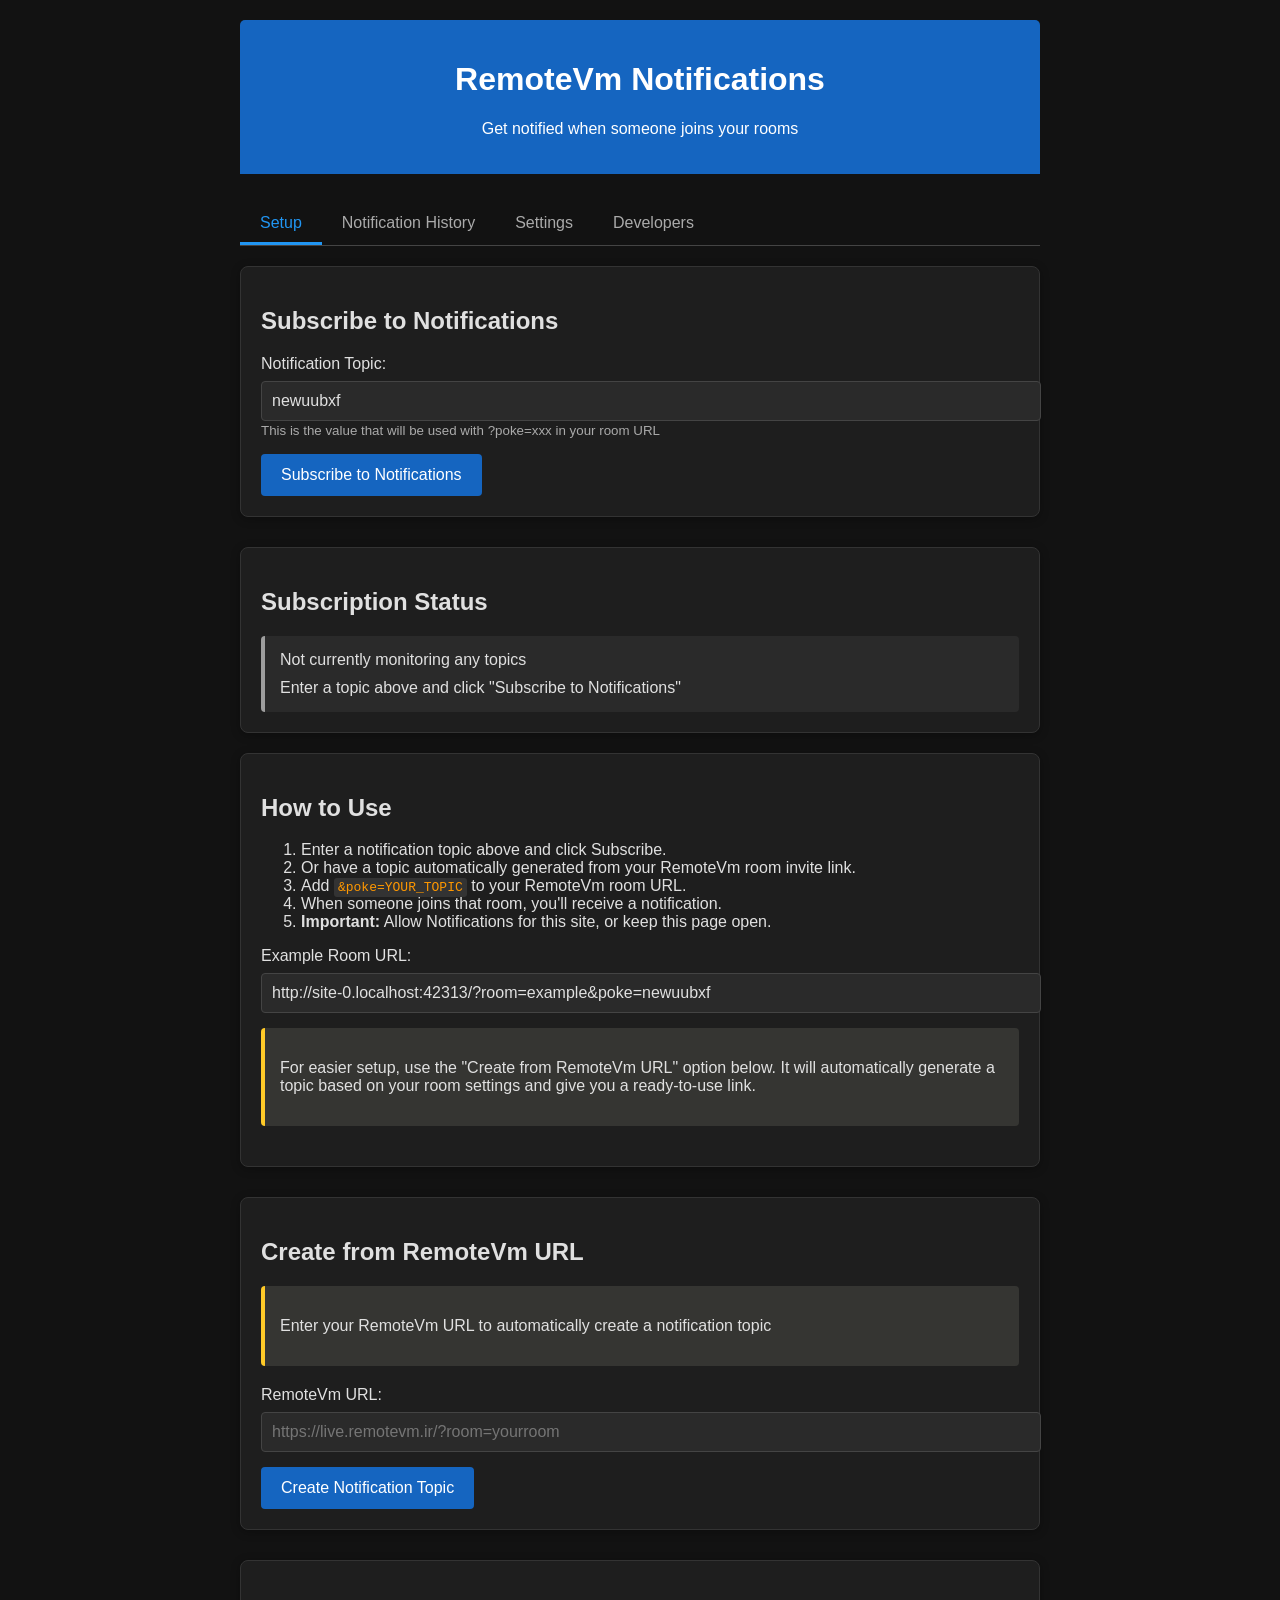
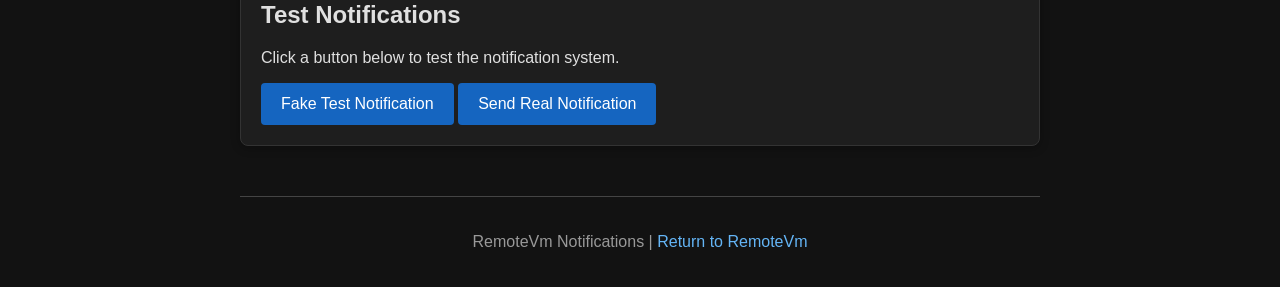
<file: notifications/index.html>
<!DOCTYPE html>
<html lang="en">
<head>
  <meta charset="UTF-8">
  <meta name="viewport" content="width=device-width, initial-scale=1.0">
  <title>RemoteVm Notifications</title>
  <link rel="manifest" href="manifest.json">
  <meta name="theme-color" content="#1565c0">

	<link rel="shortcut icon" href="data:image/x-icon;," type="image/x-icon" />
	<link id="favicon1" rel="icon" type="image/png" sizes="32x32" href="/notifications/media/favicon-32x32.png" />
	<link id="favicon2" rel="icon" type="image/png" sizes="16x16" href="/notifications/media/favicon-16x16.png" />
	<link id="favicon3" rel="icon" href="/notifications/media/favicon.ico" />
  
  <style>body {
  font-family: -apple-system, BlinkMacSystemFont, 'Segoe UI', Roboto, Oxygen, Ubuntu, Cantarell, 'Open Sans', 'Helvetica Neue', sans-serif;
  margin: 0;
  padding: 0;
  background-color: #121212;
  color: #e0e0e0;
}
#subscription-status-panel {
  margin-top: 20px;
  margin-bottom: 20px;
}

#subscription-status-details .status {
  display: flex;
  flex-direction: column;
  gap: 10px;
}

#subscription-status-details p {
  margin: 0;
}

#subscription-status-details .status {
  display: flex;
  flex-direction: column;
  gap: 10px;
}

#subscription-status-details p {
  margin: 0;
}

#sw-connection-status {
  font-weight: bold;
}

#sw-connection-status.connected {
  color: #4caf50;
}

#sw-connection-status.polling {
  color: #ff9800;
}

#sw-connection-status.disconnected {
  color: #f44336;
}

#unsubscribe-button {
  align-self: flex-start;
  margin-top: 5px;
}
#connection-status-display {
  font-weight: bold;
}

#connection-status-display.connected {
  color: #4caf50;
}

#connection-status-display.polling {
  color: #ff9800;
}

#connection-status-display.disconnected {
  color: #f44336;
}

#unsubscribe-button {
  align-self: flex-start;
  margin-top: 5px;
}
.container {
  max-width: 800px;
  margin: 0 auto;
  padding: 20px;
}
.tab-content {
  display: none;
}

.tab-content.active {
  display: block;
}
.header {
  background-color: #1565c0;
  color: white;
  padding: 20px;
  text-align: center;
  border-radius: 5px 5px 0 0;
  margin-bottom: 30px;
}

.notification-card {
  background-color: #1e1e1e;
  border-radius: 8px;
  box-shadow: 0 2px 10px rgba(0,0,0,0.3);
  padding: 20px;
  margin-bottom: 30px;
  border: 1px solid #333;
}

.form-group {
  margin-bottom: 15px;
}

label {
  display: block;
  margin-bottom: 8px;
  font-weight: 500;
}

input[type="text"], select {
  width: 100%;
  padding: 10px;
  border: 1px solid #444;
  border-radius: 4px;
  font-size: 16px;
  background-color: #2a2a2a;
  color: #e0e0e0;
}

small {
  color: #aaa;
}

button {
  background-color: #1565c0;
  color: white;
  border: none;
  padding: 12px 20px;
  border-radius: 4px;
  cursor: pointer;
  font-size: 16px;
  transition: background-color 0.3s;
}

button:hover {
  background-color: #0d47a1;
}

button.secondary {
  background-color: #424242;
  color: #e0e0e0;
}

button.secondary:hover {
  background-color: #616161;
}

button.danger {
  background-color: #c62828;
}

button.danger:hover {
  background-color: #b71c1c;
}

.status {
  margin-top: 20px;
  padding: 15px;
  border-radius: 4px;
}

.status.active {
  background-color: rgba(33, 150, 243, 0.15);
  border-left: 4px solid #2196F3;
}

.status.inactive {
  background-color: #2a2a2a;
  border-left: 4px solid #9e9e9e;
}

.notification-history {
  margin-top: 30px;
}

.notification-item {
  padding: 15px;
  background-color: #1e1e1e;
  border-radius: 4px;
  margin-bottom: 10px;
  box-shadow: 0 1px 3px rgba(0,0,0,0.2);
  display: flex;
  align-items: center;
  border: 1px solid #333;
}

.notification-item .time {
  color: #999;
  font-size: 14px;
  margin-top: 5px;
}

.notification-item .content {
  flex: 1;
}

.notification-item .actions {
  margin-left: 15px;
}

.notification-icon {
  margin-right: 15px;
  font-size: 24px;
}

.tabs {
  display: flex;
  margin-bottom: 20px;
  border-bottom: 1px solid #444;
}

.tab {
  padding: 10px 20px;
  cursor: pointer;
  border-bottom: 3px solid transparent;
  color: #aaa;
}

.tab.active {
  border-bottom-color: #2196F3;
  color: #2196F3;
}

.tab-content {
  display: none;
}

.tab-content.active {
  display: block;
}

.info-box {
  background-color: rgba(255, 248, 225, 0.1);
  border-left: 4px solid #ffca28;
  padding: 15px;
  margin-bottom: 20px;
  border-radius: 4px;
}

.footer {
  text-align: center;
  margin-top: 50px;
  padding-top: 20px;
  border-top: 1px solid #444;
  color: #999;
}

.status.warning {
  background-color: rgba(255, 152, 0, 0.15);
  border-left: 4px solid #ff9800;
}

@keyframes slide-in {
  from { transform: translateX(100%); opacity: 0; }
  to { transform: translateX(0); opacity: 1; }
}

/* Add animation for shake effect */
@keyframes shake {
  0% { transform: translateX(0); }
  10% { transform: translateX(-5px); }
  20% { transform: translateX(5px); }
  30% { transform: translateX(-5px); }
  40% { transform: translateX(5px); }
  50% { transform: translateX(-5px); }
  60% { transform: translateX(5px); }
  70% { transform: translateX(-5px); }
  80% { transform: translateX(5px); }
  90% { transform: translateX(-5px); }
  100% { transform: translateX(0); }
}

.shake {
  animation: shake 0.5s ease-in-out;
}

/* Add styles for the visual notification popup */
.notification-popup {
  position: fixed;
  top: 20px;
  right: 20px;
  z-index: 10000;
  width: 350px;
  background-color: #1e1e1e;
  border-radius: 8px;
  box-shadow: 0 4px 12px rgba(0,0,0,0.3);
  padding: 15px;
  border-left: 4px solid #2196F3;
  animation: slide-in 0.3s ease;
  color: #e0e0e0;
  opacity: 0.95;
  backdrop-filter: blur(4px);
  border: 1px solid #2196F3;
}

.notification-popup-header {
  display: flex;
  justify-content: space-between;
  align-items: center;
  margin-bottom: 10px;
}

.notification-popup-title {
  margin: 0;
  font-size: 18px;
  color: #2196F3;
}

.notification-popup-close {
  background: none;
  border: none;
  color: #999;
  cursor: pointer;
  font-size: 18px;
  padding: 0;
}

.notification-popup-body {
  margin-bottom: 15px;
}

.notification-popup-actions {
  display: flex;
  justify-content: flex-end;
}

.notification-popup-actions button {
  margin-left: 10px;
  padding: 8px 15px;
  font-size: 14px;
}

/* Add a pulsating glow effect to the active status */
.status.active {
  animation: pulse 2s infinite;
}

@keyframes pulse {
  0% { box-shadow: 0 0 0 0 rgba(33, 150, 243, 0.4); }
  70% { box-shadow: 0 0 0 10px rgba(33, 150, 243, 0); }
  100% { box-shadow: 0 0 0 0 rgba(33, 150, 243, 0); }
}

/* Add styles for a fullscreen flash effect */
.notification-flash {
  position: fixed;
  top: 0;
  left: 0;
  right: 0;
  bottom: 0;
  background-color: rgba(33, 150, 243, 0.2);
  z-index: 9999;
  pointer-events: none;
  animation: flash 0.5s ease-out;
}

@keyframes flash {
  0% { opacity: 0; }
  50% { opacity: 1; }
  100% { opacity: 0; }
}

code {
  background-color: #333;
  padding: 2px 4px;
  border-radius: 3px;
  color: #ff9800;
}

a {
  color: #64b5f6;
  text-decoration: none;
}

a:hover {
  text-decoration: underline;
}

/* Add highlight for new notifications in history */
.notification-item.new {
  border-left: 4px solid #2196F3;
  animation: highlight-new 2s ease;
}

@keyframes highlight-new {
  0% { background-color: rgba(33, 150, 243, 0.3); }
  100% { background-color: #1e1e1e; }
}
  </style>
</head>
<body>
  <div class="container">
    <div class="header">
      <h1>RemoteVm Notifications</h1>
      <p>Get notified when someone joins your rooms</p>
    </div>
    
    <div class="tabs">
      <div class="tab active" data-tab="setup">Setup</div>
      <div class="tab" data-tab="history">Notification History</div>
      <div class="tab" data-tab="settings">Settings</div>
	  <div class="tab" data-tab="developer">Developers</div>
    </div>
	<content>
		<div class="tab-content active" id="setup-tab">
		  <div class="notification-card">
			<h2>Subscribe to Notifications</h2>
			
			<div class="form-group">
			  <label for="topic-input">Notification Topic:</label>
			  <input type="text" id="topic-input" placeholder="Enter a topic name">
			  <small>This is the value that will be used with ?poke=xxx in your room URL</small>
			</div>
			
			<button id="subscribe-btn">Subscribe to Notifications</button>
			
			<div id="notification-status"></div>
		  </div>
		  
		  <div class="notification-card">
			<h2>How to Use</h2>
			<ol>
			  <li>Enter a notification topic above and click Subscribe.</li>
			  <li>Or have a topic automatically generated from your RemoteVm room invite link.</li>
			  <li>Add <code>&amp;poke=YOUR_TOPIC</code> to your RemoteVm room URL.</li>
			  <li>When someone joins that room, you'll receive a notification.</li>
			  <li><strong>Important:</strong> Allow Notifications for this site, or keep this page open.</li>
			</ol>
			
			<div class="form-group">
			  <label>Example Room URL:</label>
			  <input type="text" id="example-url" readonly>
			</div>
			
			<div class="info-box">
			  <p>For easier setup, use the "Create from RemoteVm URL" option below. It will automatically generate a topic based on your room settings and give you a ready-to-use link.</p>
			</div>
		  </div>
		  
		  <div class="notification-card">
		    <h2>Create from RemoteVm URL</h2>
			  <div class="info-box">
				<p>Enter your RemoteVm URL to automatically create a notification topic</p>
			  </div>
			  
			  <div class="form-group">
				<label for="vdo-url-input">RemoteVm URL:</label>
				<input type="text" id="vdo-url-input" placeholder="https://live.remotevm.ir/?room=yourroom">
			  </div>
			  
			  <button id="parse-url-btn">Create Notification Topic</button>
			  
			  <div id="parsed-url-output" style="margin-top: 15px; display: none;">
				<div class="form-group">
				  <label>Generated Topic:</label>
				  <input type="text" id="generated-topic" readonly>
				</div>
				<div class="form-group">
				  <label>Notification URL for Guests:</label>
				  <input type="text" id="notification-url" readonly>
				  <button id="copy-url-btn" class="secondary" style="margin-top: 10px;">Copy URL</button>
				</div>
				<button id="use-generated-topic" style="margin-top: 10px;">Use This Topic</button>
			  </div>
		  </div>
		  
		  <div class="notification-card">
			  <h2>Test Notifications</h2>
			  <p>Click a button below to test the notification system.</p>
			  <button id="fake-notification-btn">Fake Test Notification</button> <button id="test-notification-btn">Send Real Notification</button> 
			</div>
		</div>
		
		<div class="tab-content" id="history-tab">
		  <div class="notification-card">
			<h2>Recent Notifications</h2>
			<div id="notification-history">
			  <p>No notifications yet.</p>
			</div>
		  </div>
		</div>
		
		<div class="tab-content" id="settings-tab">
		  <div class="notification-card">
			<h2>Notification Settings</h2>
			
			<div class="form-group">
			  <label for="notification-sound">Notification Sound:</label>
			  <select id="notification-sound">
				<option value="default">Default Sound</option>
				<option value="chime">Chime</option>
				<option value="bell">Bell</option>
				<option value="none">No Sound</option>
			  </select>
			</div>
			
			<div class="form-group">
			  <label>
				<input type="checkbox" id="desktop-notifications" checked>
				Enable Desktop Notifications
			  </label>
			</div>
			
			<button id="clear-history" class="secondary">Clear Notification History</button>
			<button id="unsubscribe-all" class="danger">Unsubscribe from All Topics</button>
		  </div>
		</div>
		
		
		<div class="tab-content" id="developer-tab">
			<div class="notification-card">
			  <h2>Developer Integration</h2>
			  <p>Learn how to integrate with the RemoteVm notification system using Server-Sent Events (SSE).</p>
			  
			  <div class="info-box">
				<p>This API allows developers to subscribe to room join events programmatically using SSE.</p>
			  </div>
			  
			  <h3>SSE Endpoint</h3>
			  <div class="form-group">
				<label>Base URL:</label>
				<input type="text" value="https://notify.vdo.ninja" readonly>
			  </div>
			  
			  <h3>Connection Example</h3>
			  <pre style="background-color: #2a2a2a; padding: 15px; border-radius: 4px; overflow: auto;">
		// Basic SSE connection
		const topic = "your_notification_topic";
		const evtSource = new EventSource(\`https://notify.vdo.ninja/events?topic=\${topic}\`);

		// Handle connection
		evtSource.addEventListener('connect', (event) => {
		  console.log('Connected to notification service', JSON.parse(event.data));
		});

		// Listen for notifications
		evtSource.addEventListener('notification', (event) => {
		  const notification = JSON.parse(event.data);
		  console.log('New notification received:', notification);
		  // Handle notification - show alert, update UI, etc.
		});

		// Handle errors and reconnection
		evtSource.onerror = (error) => {
		  console.error('SSE connection error:', error);
		  
		  // Implement reconnection logic here
		  if (evtSource.readyState === EventSource.CLOSED) {
			// Connection closed, try to reconnect
			setTimeout(() => {
			  // Reconnect logic
			}, 2000);
		  }
		};

		// To disconnect
		function disconnect() {
		  if (evtSource) {
			evtSource.close();
			evtSource = null;
		  }
		}</pre>
			  
			  <h3>Fallback Polling</h3>
			  <p>For browsers that don't support SSE or in cases where long-lived connections are problematic:</p>
			  
			  <pre style="background-color: #2a2a2a; padding: 15px; border-radius: 4px; overflow: auto;">
		// Polling fallback example
		async function pollForNotifications(topic, lastPollTime) {
		  try {
			const response = await fetch(
			  \`https://notify.vdo.ninja/poll?topic=\${topic}&since=\${lastPollTime}\`
			);
			const data = await response.json();
			
			if (data.error) {
			  console.error('Error during polling:', data.error);
			} else if (data.notifications && data.notifications.length > 0) {
			  data.notifications.forEach(notification => {
				console.log('New notification:', notification);
				// Handle notification
			  });
			}
			
			return Date.now(); // Return current time for next poll
		  } catch (error) {
			console.error('Error during fallback polling:', error);
			return lastPollTime; // Keep the same lastPollTime on error
		  }
		}

		// Start polling every minute
		let lastPollTime = Date.now();
		const pollingInterval = setInterval(async () => {
		  lastPollTime = await pollForNotifications('your_topic', lastPollTime);
		}, 60000);</pre>
			  
			  <h3>Best Practices</h3>
			  <ul style="margin-left: 20px; line-height: 1.6;">
				<li><strong>Exponential Backoff:</strong> Implement exponential backoff for reconnection attempts to avoid overwhelming the server.</li>
				<li><strong>Fallback Mechanism:</strong> Always provide a polling fallback for browsers that don't support SSE.</li>
				<li><strong>Topic Security:</strong> Use a secure hash function to generate topics from sensitive room data.</li>
				<li><strong>Error Handling:</strong> Properly handle network errors and reconnection scenarios.</li>
				<li><strong>Offline Detection:</strong> Detect when the client goes offline and handle reconnection appropriately when back online.</li>
				<li><strong>Testing:</strong> Periodically test the connection to ensure it's still alive, as some proxies might silently kill long-lived connections.</li>
			  </ul>
			  
			  <h3>API Reference</h3>
			  <table style="width: 100%; border-collapse: collapse; margin-top: 15px;">
				<tr style="background-color: #333; text-align: left;">
				  <th style="padding: 10px;">Endpoint</th>
				  <th style="padding: 10px;">Description</th>
				</tr>
				<tr style="border-bottom: 1px solid #444;">
				  <td style="padding: 10px;"><code>/events?topic={topic}</code></td>
				  <td style="padding: 10px;">SSE endpoint for real-time notifications</td>
				</tr>
				<tr style="border-bottom: 1px solid #444;">
				  <td style="padding: 10px;"><code>/poll?topic={topic}&since={timestamp}</code></td>
				  <td style="padding: 10px;">Polling endpoint for fetching notifications since a timestamp</td>
				</tr>
				<tr>
				  <td style="padding: 10px;"><code>/?notify={topic}&message={message}</code></td>
				  <td style="padding: 10px;">Send a notification to a topic</td>
				</tr>
			  </table>
			  
			  <div class="info-box" style="margin-top: 20px;">
				<h4 style="margin-top: 0;">Complete Integration</h4>
				<p>For a complete integration example, check out the <code>NotificationManager</code> class in the source code of this page.</p>
			  </div>
			</div>
		</div>
    </content>


	<div class="footer">
	  <p>RemoteVm Notifications | <a href="https://live.RemoteVm.ir" target="_blank">Return to RemoteVm</a></p>
	</div>
  </div>
  
  <script src="notifications.js?v=36"></script>
  <script src="app.js?v=32"></script>
</body>
</html>
</file>
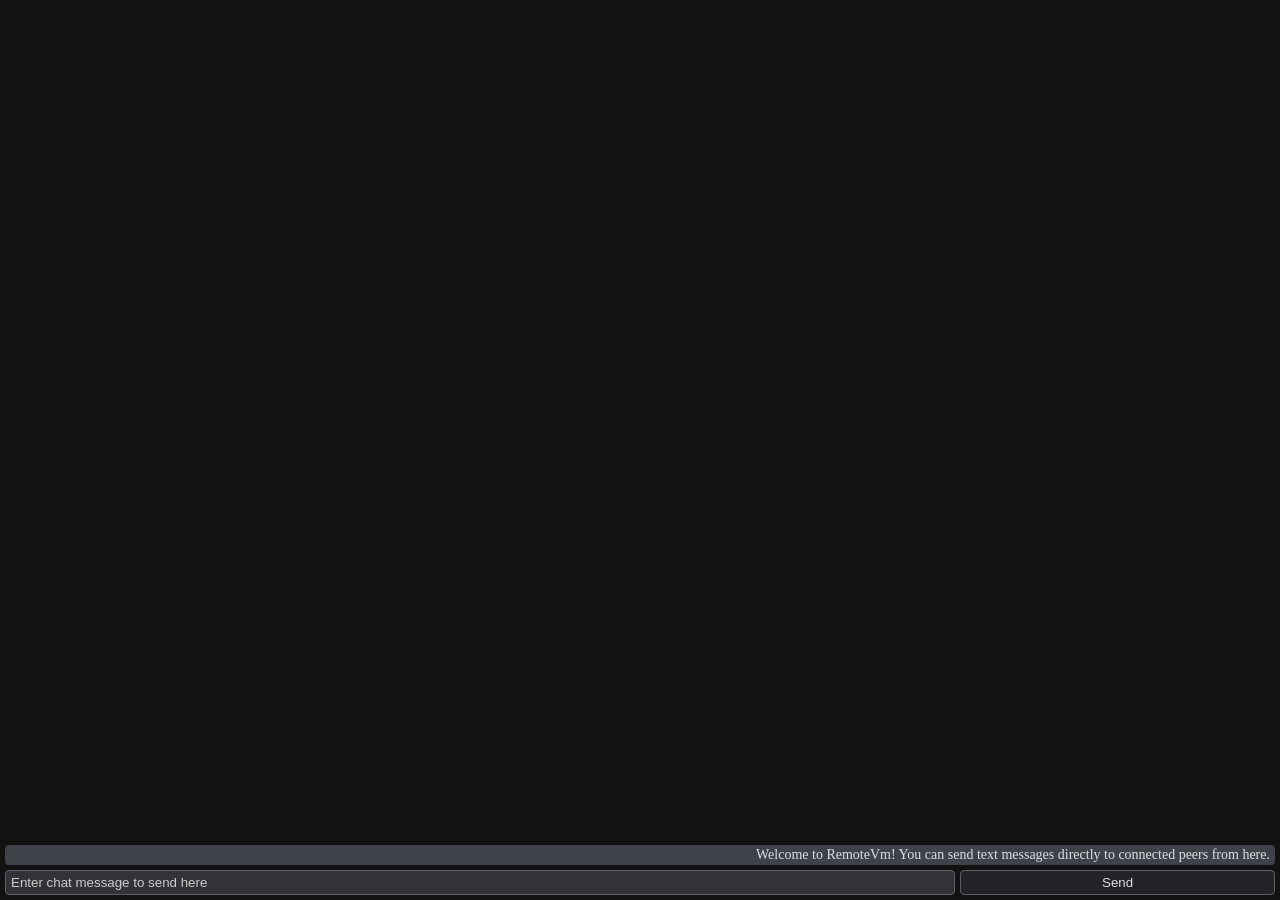
<file: popout.html>
<!DOCTYPE html>
<html lang="en">
<head>
<title>RemoteVm Chat Pop-out</title>
<meta content="text/html;charset=utf-8" http-equiv="Content-Type" />
<meta content="utf-8" http-equiv="encoding" />
<meta name="viewport" content="width=device-width, initial-scale=1.0">
<meta name="theme-color" content="#ffffff" />
<style>
	:root {
		--discord-grey-0: #121212;
		--discord-grey-1: #1e1f22;
		--discord-grey-1a: #1e1f22;
		--discord-grey-2: #232428;
		--discord-grey-3: #2b2d31;
		--discord-grey-4: #2e3035;
		--discord-grey-5: #313338;
		--discord-grey-6: #383a40;
		--discord-grey-7: #404249; 
		--discord-grey-8: #5e6064; 
		--discord-text: hsl( 210 calc(1 * 9.1%) 87.1% /1);
		--baby-blue: #BCF;
	}

	* {
		padding: 0;
		margin: 0;
		border: 0;
		box-sizing: border-box;
	}

	body{
		background-color: var(--discord-grey-0);
		height: 100vh;
		width: 100vw;
	}

	#chatModule{
		display: flex;
		flex-direction: column;
		padding: 5px;
		height: 100%;
		gap: 5px;
		justify-content: flex-end;
	}

	#chatBody {
		display: flex;
		flex-direction: column;
		gap: 5px;
		overflow-y: auto;
	}

	.outMessage, .inMessage {
		display: flex;
		align-items: center;
		justify-content: flex-end;
		gap: 5px;

		font-family: 'Roboto';
		font-size: 14px;
		text-align: right;
		background-color: var(--baby-blue);
		border-radius: 4px;
		padding: 2px 5px;
	}

	.inMessage {
		color: var(--discord-text);
		background-color: var(--discord-grey-7);
	}

	.outMessage .chat_message {
		font-weight: bold;
	}

	::-webkit-input-placeholder {
		color: #ccc !important;
	}

	.controls {
		display: flex;
		flex-direction: row;
		gap: 5px;
		height: 25px;
		flex-shrink: 0;
	}

	.controls input {
		border-radius: 4px;
		flex: 3;
		color: var(--discord-text);
		background-color: var(--discord-grey-5);
		border: 1px solid var(--discord-grey-8);
		padding: 0px 5px;
	}

	.controls button {
		border-radius: 4px;
		flex: 1;
		color: var(--discord-text);
		background-color: var(--discord-grey-2);
		border: 1px solid var(--discord-grey-8);
	}

	/* SCROLL BAR STYLING  */
	::-webkit-scrollbar {
	  width: 12px; 
	}

	::-webkit-scrollbar-track {
	  background-color: var(--discord-grey-1); 
	  border-radius: 4px;
	}

	::-webkit-scrollbar-thumb {
	  background-color: var(--discord-grey-7);
	  border-radius: 4px;
	}

	::-webkit-scrollbar-thumb:hover {
	  background-color: var(--discord-grey-8); 
	}
	
	    .modal {
      display: none;
      position: fixed;
      z-index: 1;
      left: 0;
      top: 0;
      width: 100%;
      height: 100%;
      overflow: auto;
      background-color: rgba(0,0,0,0.4);
    }

    .modal-content {
      background-color: var(--discord-grey-3);
      margin: 1% auto;
      padding: 20px;
      border: 1px solid var(--discord-grey-8);
      width: 80%;
      max-width: 500px;
      border-radius: 5px;
      color: var(--discord-text);
    }

    .modal-content input {
      width: 100%;
      padding: 10px;
      margin: 10px 0;
      border-radius: 4px;
      border: 1px solid var(--discord-grey-8);
      background-color: var(--discord-grey-5);
      color: var(--discord-text);
    }

    .modal-content button {
      padding: 10px 20px;
      margin-top: 10px;
      background-color: var(--discord-grey-2);
      color: var(--discord-text);
      border: none;
      border-radius: 4px;
      cursor: pointer;
    }

    .modal-content button:hover {
      background-color: var(--discord-grey-4);
    }

  </style>
</head>
<body>
<div id="chatModule" >
	<div id="chatBody"> 
		<div class="inMessage" data-translate='welcome-to-vdo-ninja-chat'>
			Welcome to RemoteVm! You can send text messages directly to connected peers from here.
		</div>
	</div>
    <div class="controls">
        <input id="chatInput" placeholder="Enter chat message to send here" onkeypress="EnterButtonChat(event)" />
        <button onclick="sendChatMessage()" data-translate='send-chat'>Send</button>
    </div>
</div>

<div id="inputModal" class="modal">
  <div class="modal-content">
    <h2>Enter Chat Details</h2>
    <input type="text" id="roomInput" placeholder="Room ID">
    <input type="text" id="viewInput" placeholder="View ID (if not in a  room)">
    <input type="password" id="passwordInput" placeholder="Password (optional)">
    <button onclick="submitModalInput()">Join Chat</button>
  </div>
</div>

<script>
var messageList = [];
var urlParams = new URLSearchParams(window.location.search);
var bc;
var iframe;
var bid;
var room;
var view;
var label;
var password;
var connected = false;
var connectionTimeout;
async function initializeCommunication() {
	let params = await getDecoded();
	
	//console.log(params);
	
    bid = urlParams.get("id") || params?.broadcastChannelID || "default-channel";
    room = urlParams.get("room") || params?.room || "";
    view = urlParams.get("view") || params?.view || "";
    label = urlParams.get("label") || params?.label || "";
    password = urlParams.get("password") || params?.password;
	
    if (bid && ("BroadcastChannel" in window)) {
        bc = new BroadcastChannel(bid);
        
        bc.onmessage = function(e) {
            if (e.data && e.data.messageList) {
                clearTimeout(connectionTimeout);
                connected = true;
                handleMessage(e.data);
            } else if (e.data){
                handleMessage(e.data);
            }
        };

        bc.postMessage({"loaded": true});

        connectionTimeout = setTimeout(function() {
            if (!connected) {
                console.log("BroadcastChannel connection timed out");
                bc.close();
                loadIframe();
            }
        }, 2000); // Wait for 5 seconds

        bc.onclose = function() {
            console.log("Broadcast channel closed");
            if (connected) {
                window.close();
				connected = false;
            }
        };
    } else {
        loadIframe();
    }
}

async function getDecoded() {

    async function deriveKey(password) {
        const encoder = new TextEncoder();
        try {
            const keyMaterial = await crypto.subtle.importKey(
                'raw',
                encoder.encode(password),
                { name: 'PBKDF2' },
                false,
                ['deriveBits', 'deriveKey']
            );
            
            return await crypto.subtle.deriveKey(
                {
                    name: 'PBKDF2',
                    salt: encoder.encode('salt'),
                    iterations: 100000,
                    hash: 'SHA-256'
                },
                keyMaterial,
                { name: 'AES-GCM', length: 256 },
                true,
                ['encrypt', 'decrypt']
            );
        } catch (error) {
            console.error('Error in deriveKey:', error);
            throw error;
        }
    }

	function decrypt(encryptedText, key) {
	  const textEncoder = new TextEncoder();
	  const encodedKey = textEncoder.encode(key);
	  const encrypted = Uint8Array.from(atob(encryptedText), c => c.charCodeAt(0));
	  
	  const decrypted = encrypted.map((byte, i) => 
		byte ^ encodedKey[i % encodedKey.length]
	  );
	  
	  return new TextDecoder().decode(decrypted);
	}
   
   const ENCRYPTION_KEY = 'your32characterlongencryptionkey!!';
  
	try {
		const urlParams = new URLSearchParams(window.location.search);
		const encodedData = urlParams.get('data');
		if (encodedData) {
			//console.log('Encoded data from URL:', encodedData);
			const decrypted = decrypt(encodedData, ENCRYPTION_KEY);
			const params = JSON.parse(decrypted);
			//console.log('Decoded params:', params);
			return params;
		}
		//console.log('No encoded data found in URL');
		return null;
	} catch (error) {
		//console.error('Error in getDecoded:', error);
		return null;
	}

}

function loadIframe() {

    if (!view && !room) {
        showInputModal();
        return;
    }

    iframe = document.createElement("iframe");
    iframe.style.display = "none";
    iframe.allow = "autoplay";

    var srcString = "./?datamode";
    if (room) srcString += "&scene&room=" + encodeURIComponent(room);
    if (view) srcString += "&view=" + encodeURIComponent(view);
    if (password) srcString += "&password=" + encodeURIComponent(password);
	if (label) srcString += "&label=" + encodeURIComponent(label);

    iframe.src = srcString;
    document.body.appendChild(iframe);
	
    var eventMethod = window.addEventListener ? "addEventListener" : "attachEvent";
    var eventer = window[eventMethod];
    var messageEvent = eventMethod === "attachEvent" ? "onmessage" : "message";

    eventer(messageEvent, function (e) {
        if (e.source != iframe.contentWindow) return;
       // console.log(e);
        if ("gotChat" in e.data) {
            handleMessage(e.data.gotChat);
        } else if ("chat" in e.data) {
            handleMessage(e.data.chat);
        }
    });
}


function handleMessage(data) {
    if (data.msg) {
        messageList.push(data);
        messageList = messageList.slice(-100);
        updateMessages(data);
    } else if (data.messageList) {
        messageList = data.messageList;
        updateMessages();
    }
}

function showInputModal() {
    document.getElementById('inputModal').style.display = 'block';
}

function submitModalInput() {
    var room = document.getElementById('roomInput').value;
    var view = document.getElementById('viewInput').value;
    var password = document.getElementById('passwordInput').value;

    if (!room && !view) {
        alert("Please enter either a Room ID or a View ID");
        return;
    }

    document.getElementById('inputModal').style.display = 'none';
    updateURLParams(room, view, password);
    loadIframe();
}

function sendChatMessage() {
    var msg = document.getElementById('chatInput').value;
    msg = sanitize(msg);
    if (msg == "") return;
    
    //console.log(msg);
    if (bc && connected) {
		try {
			bc.postMessage({"msg": msg});
		} catch(e){
			if (iframe) {
				const targetOrigin = new URL(iframe.src).origin || "*";
				iframe.contentWindow.postMessage({ sendChat:msg }, targetOrigin);
			}
		}
    } else if (iframe) {
        const targetOrigin = new URL(iframe.src).origin || "*";
		iframe.contentWindow.postMessage({ sendChat:msg }, targetOrigin);
    }
    
    document.getElementById('chatInput').value = "";
    
    messageList.push({"msg": msg, type: "sent", time: new Date()});
    messageList = messageList.slice(-100);
    updateMessages({"msg": msg, type: "sent", time: new Date()});
}

function replaceURLs(message) {
	if(!message) return;
	var urlRegex = /(((https?:\/\/)|(www\.))[^\s]+)/g;
	return message.replace(urlRegex, function (url) {
		url = url.replace(/</g, "&lt;").replace(/>/g, "&gt;").replace(/["']/g, ""); // try to sanitize things, just in case.
		
		var punc = "";
		while (url[url.length-1] === "."){
			url = url.slice(0,-1);
			punc += ".";
		}
		while (url[url.length-1] === ";"){
			url = url.slice(0,-1);
			punc += ";";
		}
		while (url[url.length-1] === ","){
			url = url.slice(0,-1);
			punc += ",";
		}
		while (url[url.length-1] === "!"){
			url = url.slice(0,-1);
			punc += "!";
		}
		while (url[url.length-1] === ":"){
			url = url.slice(0,-1);
			punc += ":";
		}
		while (url[url.length-1] === "*"){
			url = url.slice(0,-1);
			punc += "*";
		}
		while (url[url.length-1] === ")"){
			url = url.slice(0,-1);
			punc += ")";
		}
		while (url[url.length-1] === "?"){
			url = url.slice(0,-1);
			punc += "?";
		}
		
		var hyperlink = url;
		if (!hyperlink.match('^https?:\/\/')) {
			hyperlink = 'http://' + hyperlink;
		}
		if (url.length>35){
			url = url.substring(0, 35)+"...";
		}
		return '<a href="' + hyperlink + '" title="Click to open the link in a new tab" target="_blank" rel="noopener noreferrer">' + url + '</a>'+punc;
	});
}


function sanitize(string) {
	var temp = document.createElement('div');
	temp.textContent = string;
	return temp.innerHTML;
}

function EnterButtonChat(event){
	 // Number 13 is the "Enter" key on the keyboard
	var key = event.which || event.keyCode;
	if (key  === 13) {
		// Cancel the default action, if needed
		event.preventDefault();
		// Trigger the button element with a click
		sendChatMessage();
	}
}

function timeSince(date) {

  var seconds = Math.floor((new Date() - date) / 1000);

  var interval = seconds / 31536000;

  if (interval > 1) {
    return Math.floor(interval) + " years";
  }
  interval = seconds / 2592000;
  if (interval > 1) {
    return Math.floor(interval) + " months";
  }
  interval = seconds / 86400;
  if (interval > 1) {
    return Math.floor(interval) + " days";
  }
  interval = seconds / 3600;
  if (interval > 1) {
    return Math.floor(interval) + " hours";
  }
  interval = seconds / 60;
  if (interval > 1) {
    return Math.floor(interval) + " minutes";
  }
  return "Seconds ago";
}


function updateMessages(message = false){
	if (message){
		var time = timeSince(message.time);
		var msg = document.createElement("div");
		////// KEEP THIS IN /////////
		//console.log(message.msg); // Display Recieved messages for View-Only clients.
		/////////////////////////////
		var label = "";
		if (message.label){
			label = message.label;
		} 
		
		message.msg = replaceURLs(message.msg);
		
		if (message.type == "sent"){
			msg.innerHTML = "<span class='chat_message chat_sent'>"+message.msg + "  </span><i><small> <small>- "+time+"</small></small></i><span style='display:none'>"+label+"</span>";
			msg.classList.add("outMessage");
		} else if (message.type == "recv"){
			msg.innerHTML = label+"<span class='chat_message chat_recv'>"+message.msg + " </span><i><small> <small>- "+time+"</small></small></i>";
			msg.classList.add("inMessage");
		} else if (message.type == "action"){
			msg.innerHTML = label+"<span class='chat_message chat_action'>"+message.msg + " </span><i><small> <small>- "+time+"</small></small></i>";
			msg.classList.add("actionMessage");
		} else if (message.type == "alert"){
			msg.innerHTML = "<span class='chat_message chat_alert'>"+message.msg + " </span><i><small> <small>- "+time+"</small></small></i>";
			msg.classList.add("inMessage");
		} else {
			msg.innerHTML = "<span class='chat_message chat_other'>"+message.msg + "  </span><i><small> <small>- "+time+"</small></small></i>";
			msg.classList.add("inMessage");
		}
		document.getElementById("chatBody").appendChild(msg);
	} else {
		document.getElementById("chatBody").innerHTML = "";
		for (i in messageList){
			var time = timeSince(messageList[i].time);
			var msg = document.createElement("div");
			////// KEEP THIS IN /////////
			//console.log(messageList[i].msg); // Display Recieved messages for View-Only clients.
			/////////////////////////////
			var label = "";
			if (messageList[i].label){
				label = messageList[i].label;
			} 
			
			var message = replaceURLs(messageList[i].msg);
			
			if (messageList[i].type == "sent"){
				msg.innerHTML = "<span class='chat_message chat_sent'>"+message + "  </span><i><small> <small>- "+time+"</small></small></i><span style='display:none'>"+label+"</span>";
				msg.classList.add("outMessage");
			} else if (messageList[i].type == "recv"){
				msg.innerHTML = label+"<span class='chat_message chat_recv'>"+message + " </span><i><small> <small>- "+time+"</small></small></i>";
				msg.classList.add("inMessage");
			} else if (messageList[i].type == "action"){
				msg.innerHTML = label+"<span class='chat_message chat_action'>"+message + " </span><i><small> <small>- "+time+"</small></small></i>";
				msg.classList.add("actionMessage");
			} else if (messageList[i].type == "alert"){
				msg.innerHTML = "<span class='chat_message chat_alert'>"+message + " </span><i><small> <small>- "+time+"</small></small></i>";
				msg.classList.add("inMessage");
			} else {
				msg.innerHTML = "<span class='chat_message chat_other'>"+message + "  </span><i><small> <small>- "+time+"</small></small></i>";
				msg.classList.add("inMessage");
			}
			
			document.getElementById("chatBody").appendChild(msg);
		}
	}
	//if (chatUpdateTimeout){
	//	clearInterval(chatUpdateTimeout);
	//}
	document.getElementById("chatBody").scrollTop = document.getElementById("chatBody").scrollHeight;
	//chatUpdateTimeout = setTimeout(function(){updateMessages()},60000);
}

initializeCommunication();

</script>
</body>
</html>
</file>
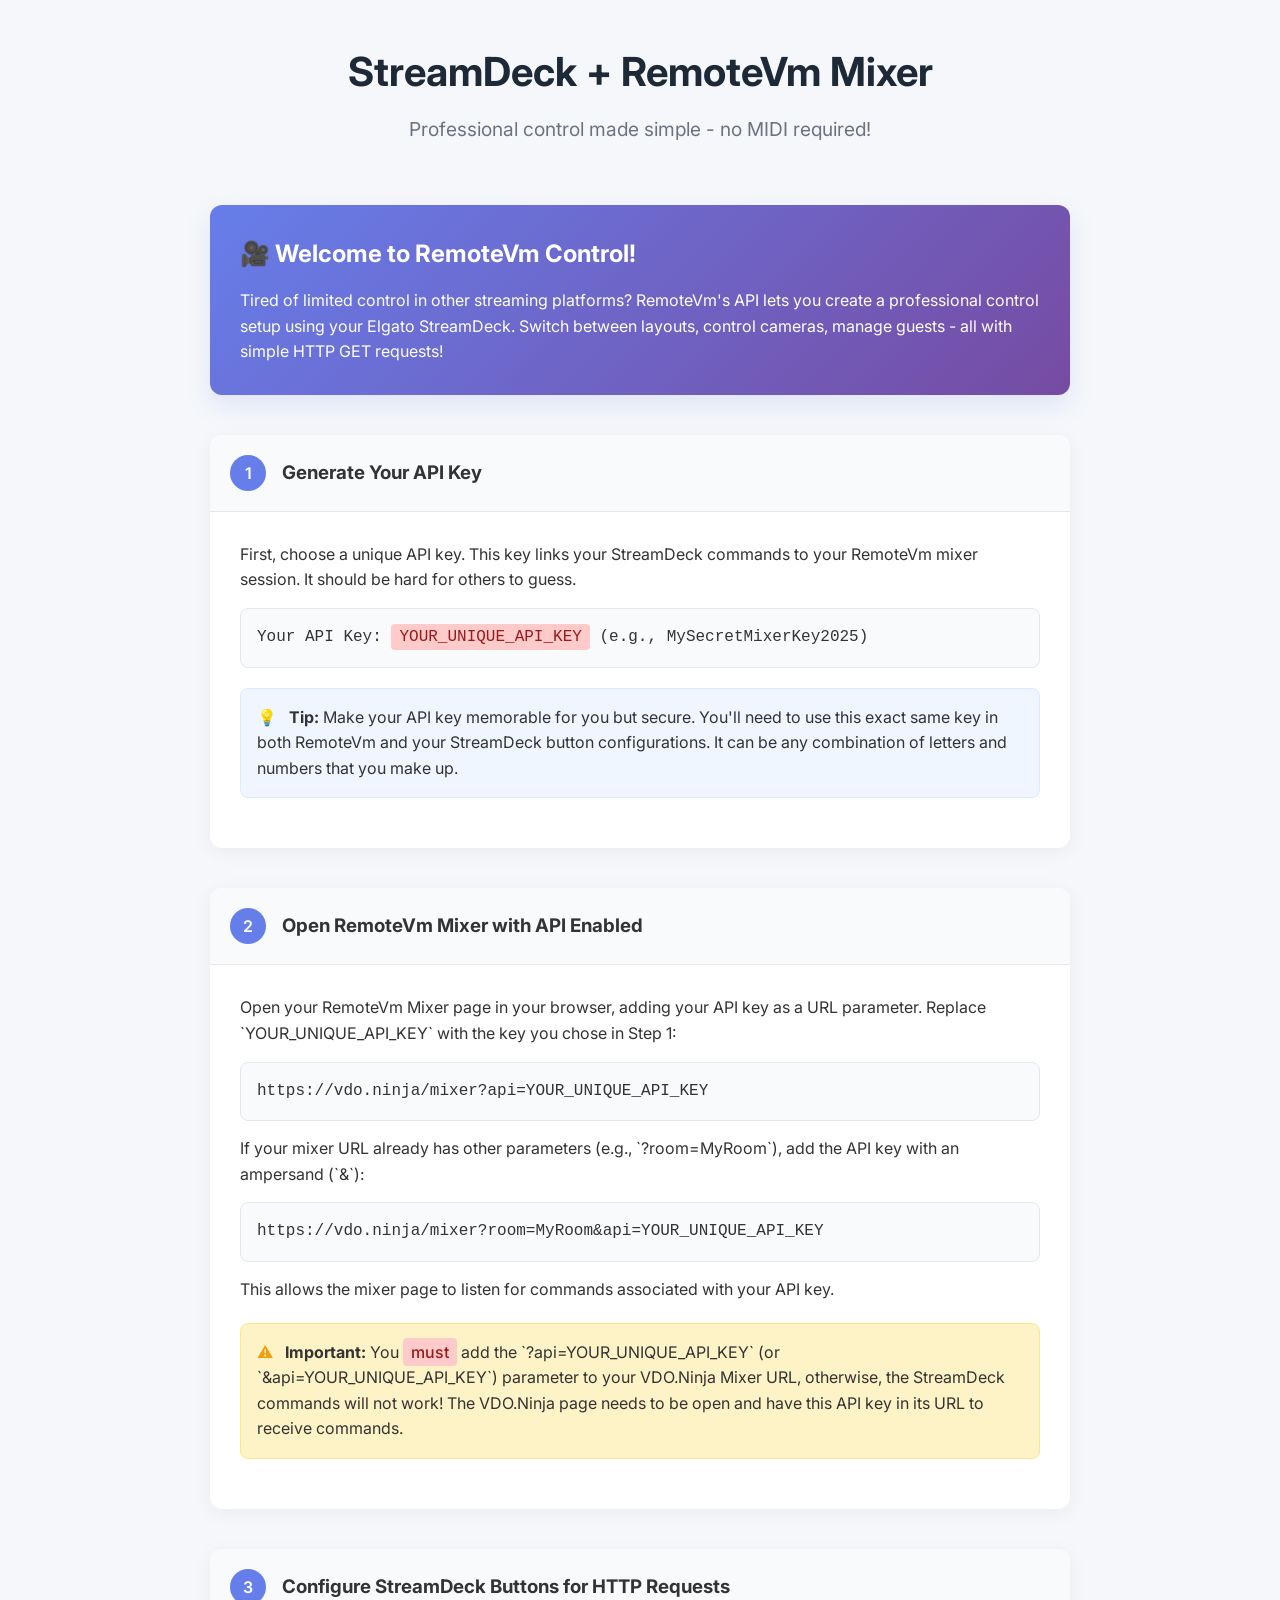
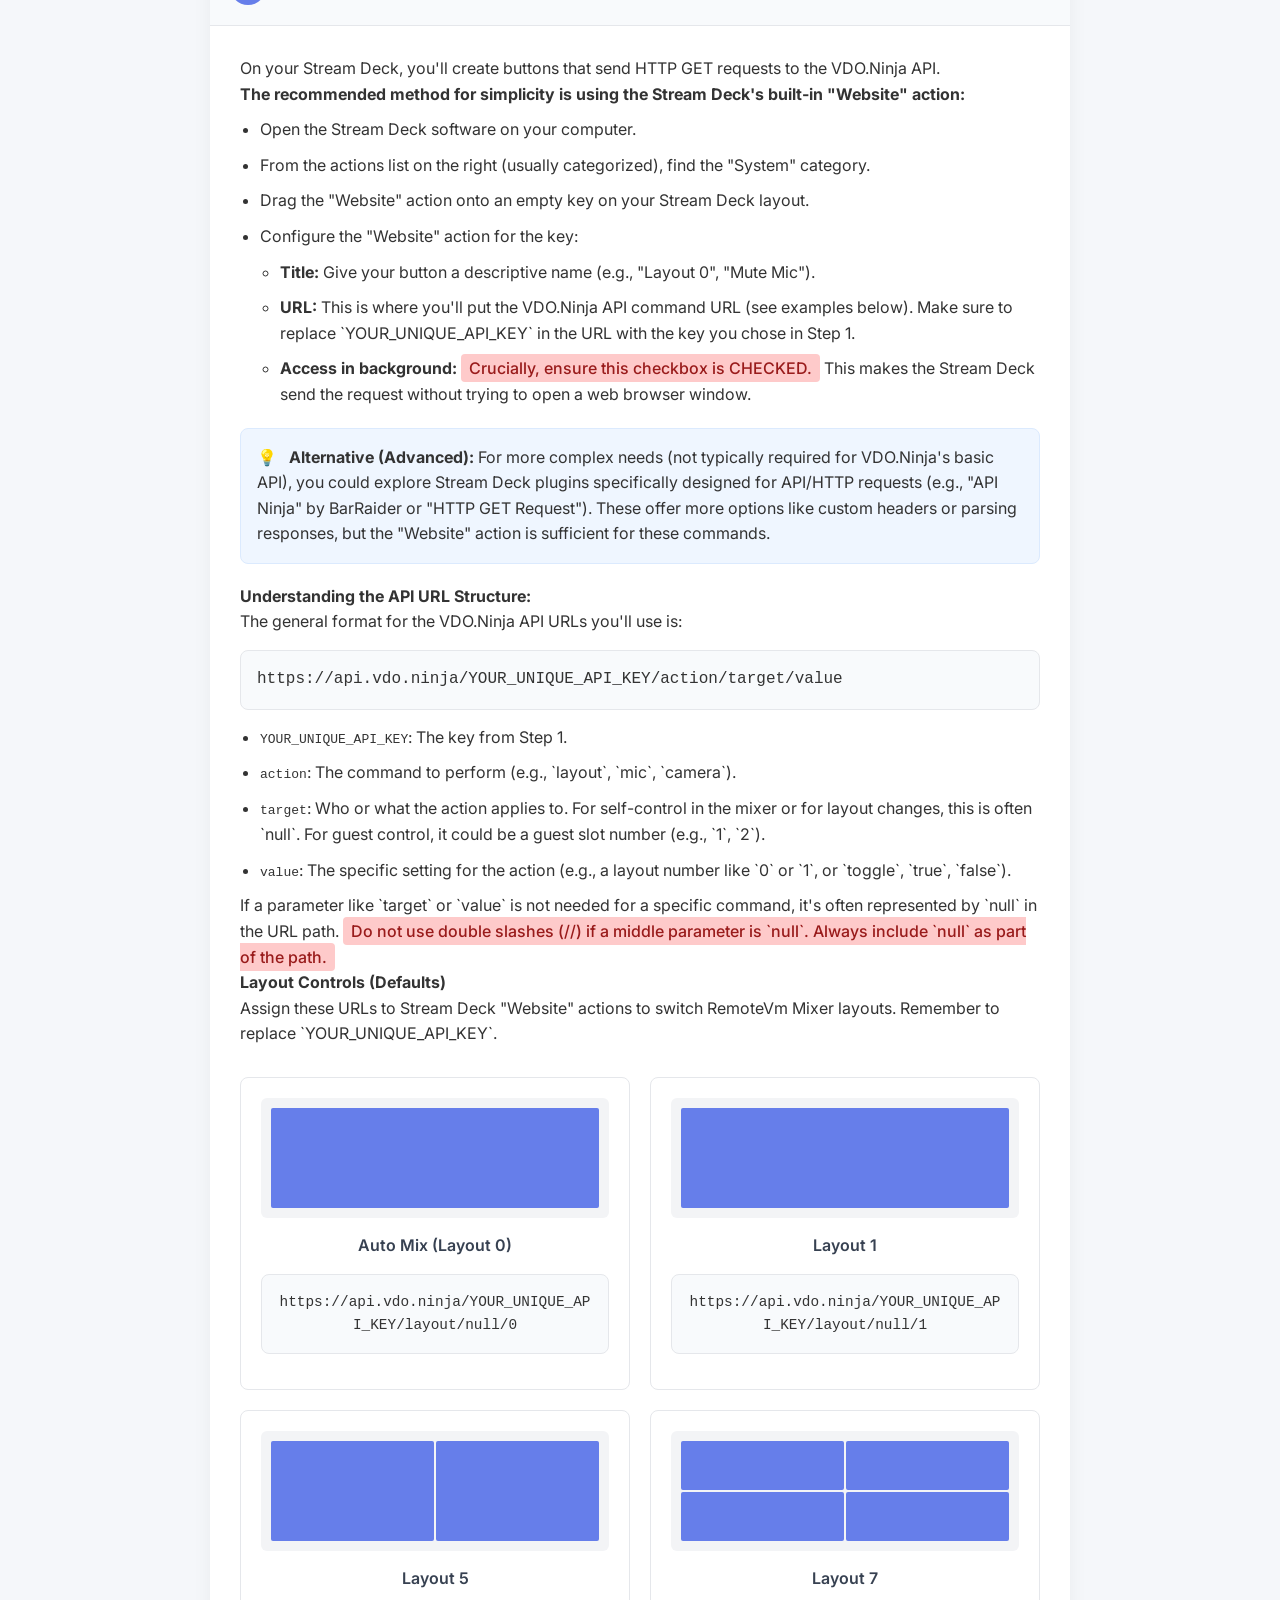
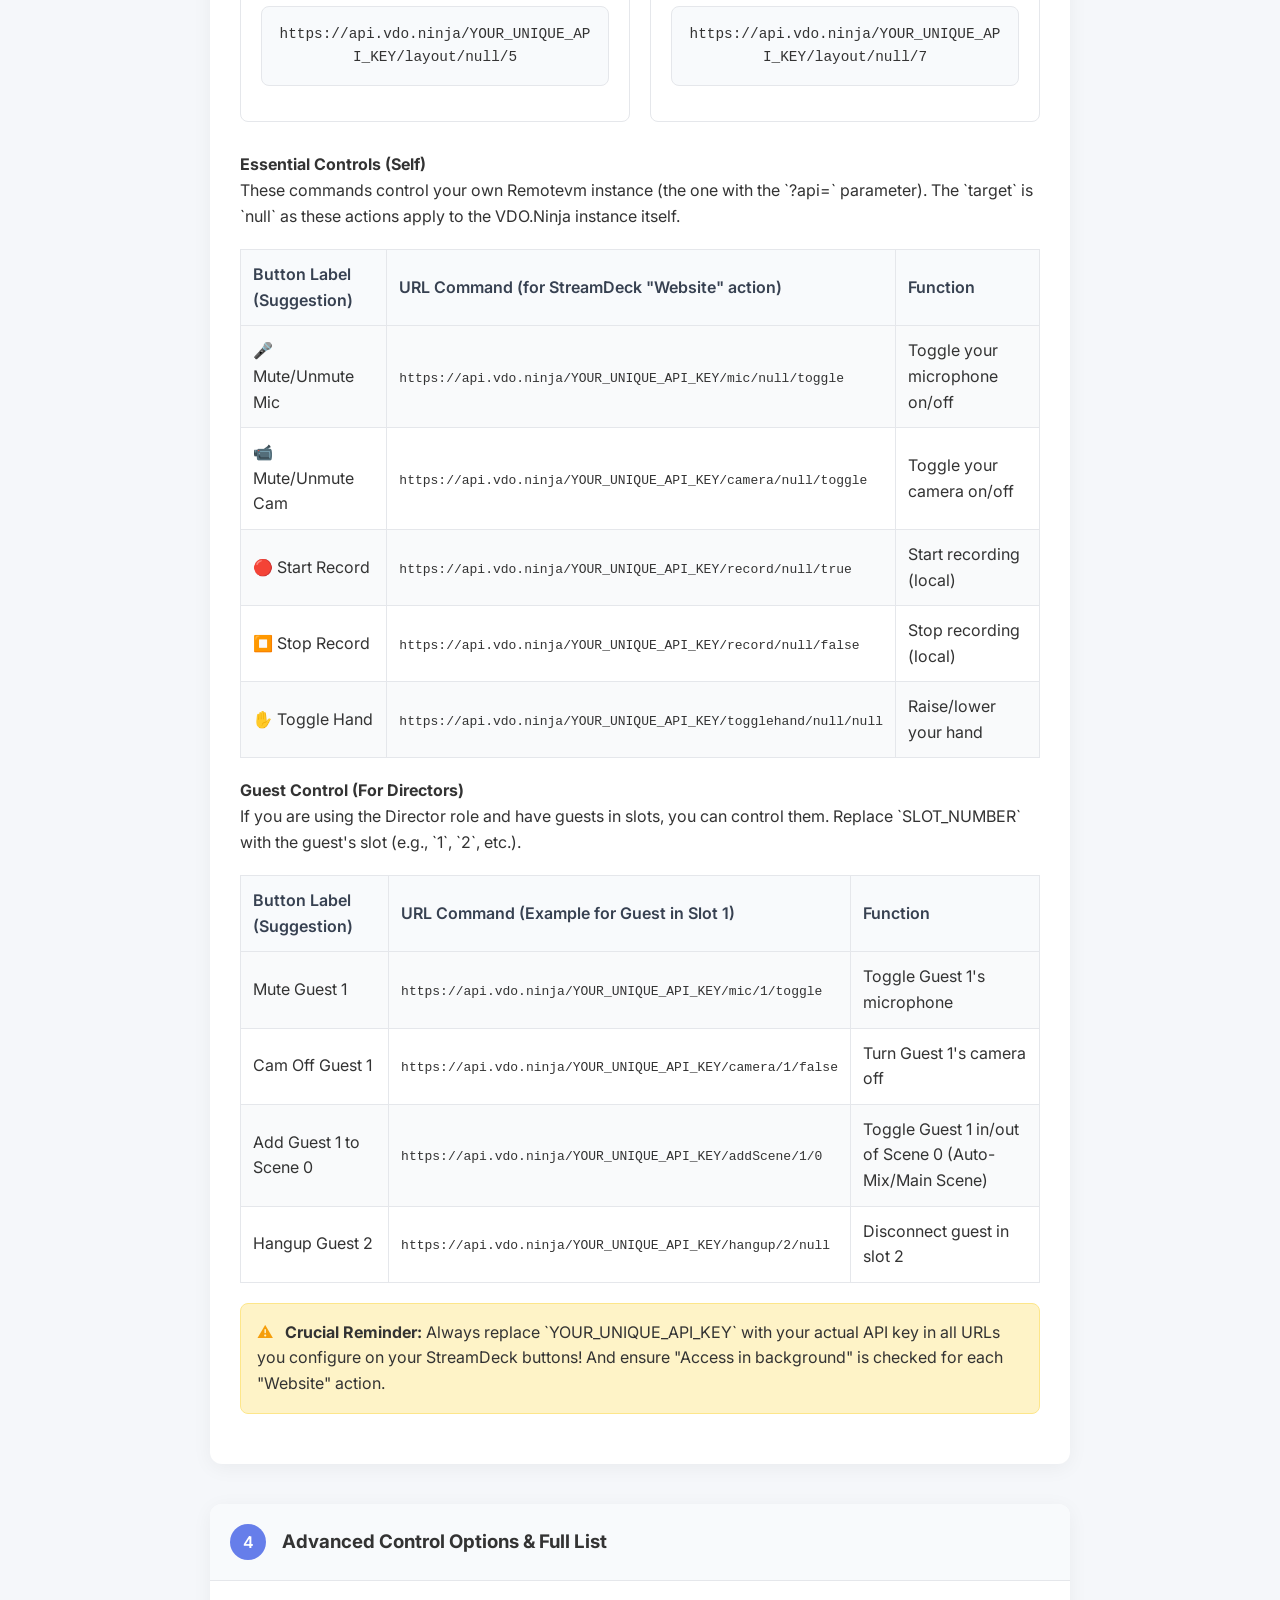
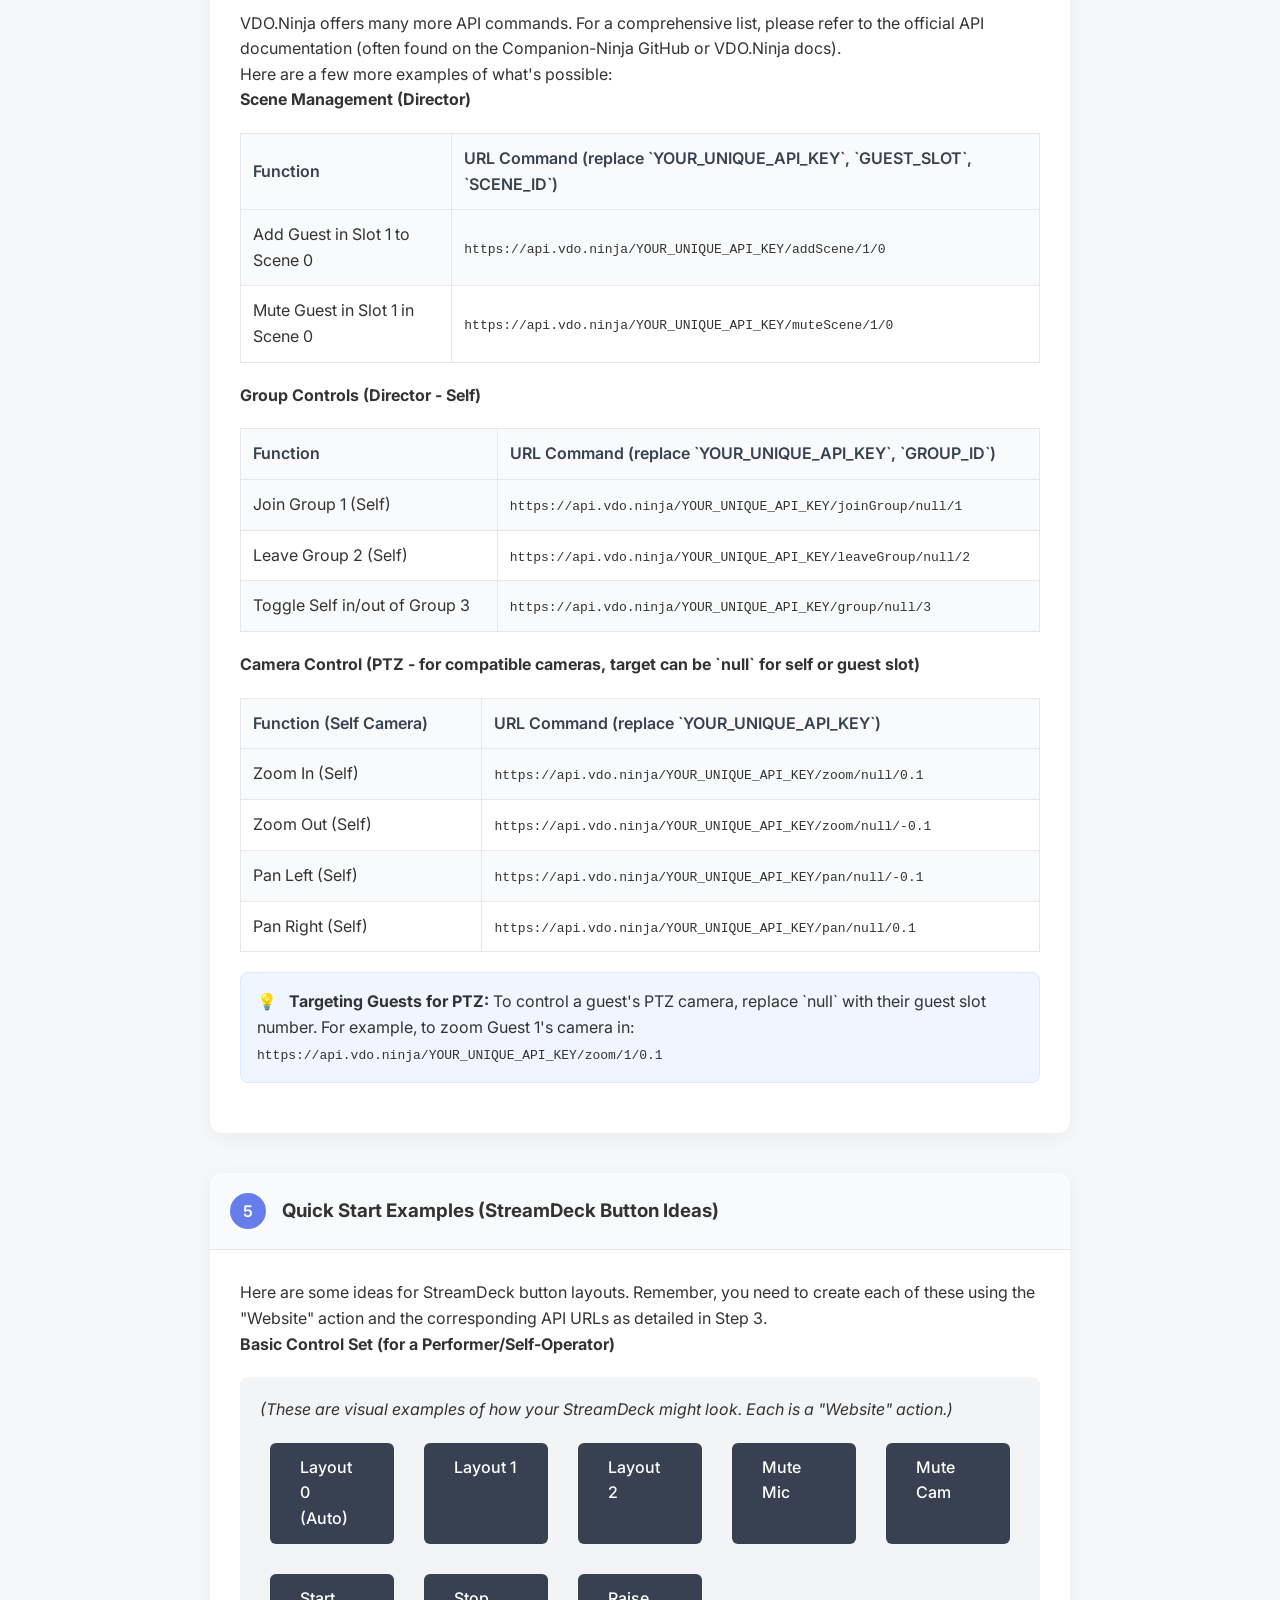
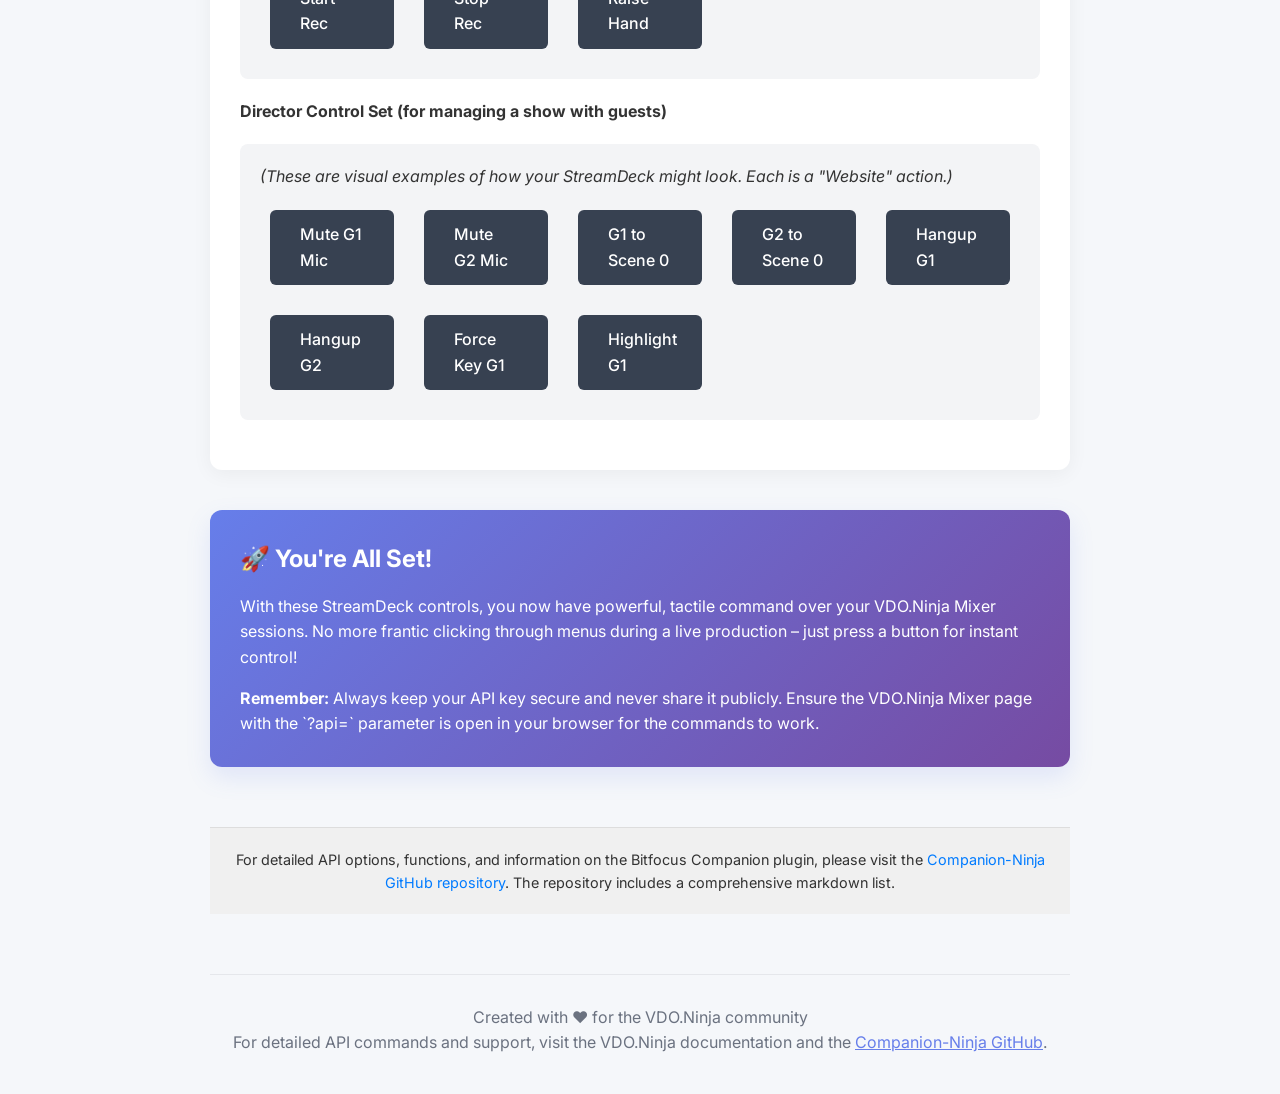
<file: streamdeck.html>
<!DOCTYPE html>
<html lang="en">
<head>
    <meta charset="UTF-8">
    <meta name="viewport" content="width=device-width, initial-scale=1.0">
    <title>StreamDeck + RemoteVm Mixer - Quick Setup Guide</title>
    <link href="https://fonts.googleapis.com/css2?family=Inter:wght@400;500;600;700&display=swap" rel="stylesheet">
    <style>
        * {
            margin: 0;
            padding: 0;
            box-sizing: border-box;
        }

        body {
            font-family: 'Inter', sans-serif;
            background: #f5f7fa;
            color: #333;
            line-height: 1.6;
        }

        .container {
            max-width: 900px;
            margin: 0 auto;
            padding: 40px 20px;
        }

        header {
            text-align: center;
            margin-bottom: 60px;
        }

        h1 {
            font-size: 2.5em;
            color: #1e2937;
            margin-bottom: 10px;
        }
		
		h4, h3 {
			display: inline;
		}

        .subtitle {
            font-size: 1.2em;
            color: #6b7280;
        }

        .highlight-box {
            background: linear-gradient(135deg, #667eea 0%, #764ba2 100%);
            color: white;
            padding: 30px;
            border-radius: 12px;
            margin-bottom: 40px;
            box-shadow: 0 10px 25px rgba(102, 126, 234, 0.15);
        }

        .step-container {
            background: white;
            border-radius: 12px;
            box-shadow: 0 4px 20px rgba(0, 0, 0, 0.05);
            margin-bottom: 40px;
            overflow: hidden;
        }

        .step-header {
            background: #f8fafc;
            padding: 20px;
            border-bottom: 1px solid #e5e7eb;
        }

        .step-number {
            display: inline-block;
            width: 36px;
            height: 36px;
            background: #667eea;
            color: white;
            border-radius: 50%;
            text-align: center;
            line-height: 36px;
            font-weight: 600;
            margin-right: 12px;
        }

        .step-content {
            padding: 30px;
        }

        .code-block {
            background: #f8fafc;
            border: 1px solid #e5e7eb;
            border-radius: 8px;
            padding: 16px;
            margin: 15px 0;
            font-family: 'Courier New', monospace;
            white-space: pre-wrap;
            word-break: break-all;
        }

        .command-table {
            width: 100%;
            border-collapse: collapse;
            margin: 20px 0;
        }

        .command-table th,
        .command-table td {
            padding: 12px;
            text-align: left;
            border: 1px solid #e5e7eb;
        }

        .command-table th {
            background: #f8fafc;
            font-weight: 600;
            color: #374151;
        }

        .command-table tr:nth-child(even) {
            background: #f9fafb;
        }

        .tip-box {
            background: #eff6ff;
            border: 1px solid #dbeafe;
            border-radius: 8px;
            padding: 16px;
            margin: 20px 0;
        }

        .tip-icon {
            color: #3b82f6;
            margin-right: 8px;
        }

        .warning-box {
            background: #fef3c7;
            border: 1px solid #fde68a;
            border-radius: 8px;
            padding: 16px;
            margin: 20px 0;
        }

        .warning-icon {
            color: #f59e0b;
            margin-right: 8px;
        }

        .section-title {
            font-size: 1.5em;
            color: #1e2937;
            margin: 40px 0 20px 0;
            border-bottom: 2px solid #e5e7eb;
            padding-bottom: 10px;
        }

        .layout-showcase {
            display: grid;
            grid-template-columns: repeat(auto-fit, minmax(280px, 1fr));
            gap: 20px;
            margin: 30px 0;
        }

        .layout-card {
            background: white;
            border: 1px solid #e5e7eb;
            border-radius: 8px;
            padding: 20px;
            text-align: center;
        }

        .layout-visual {
            width: 100%;
            height: 120px;
            background: #f3f4f6;
            border-radius: 6px;
            margin-bottom: 15px;
            position: relative;
            overflow: hidden;
        }

        .layout-grid {
            position: absolute;
            top: 10px;
            left: 10px;
            right: 10px;
            bottom: 10px;
            display: grid;
            gap: 2px;
        }

        .layout-cell {
            background: #667eea;
            border-radius: 2px;
        }

        .layout-label {
            font-weight: 600;
            color: #374151;
        }

        .streamdeck-button {
            background: #374151;
            color: white;
            border: none;
            padding: 12px 30px;
            border-radius: 6px;
            font-weight: 500;
            cursor: not-allowed; /* Indicates these are examples, not clickable here */
            margin: 10px;
            display: inline-block;
        }

        footer {
            text-align: center;
            margin-top: 60px;
            padding-top: 30px;
            border-top: 1px solid #e5e7eb;
            color: #6b7280;
        }

        .important {
            background: #fecaca;
            padding: 4px 8px;
            border-radius: 4px;
            color: #991b1b;
            font-weight: 500;
        }
        li {
            margin-bottom: 10px;
        }
        ul {
            margin-left: 20px;
            margin-top: 10px;
        }
		
		.site-footer {
            background-color: #f0f0f0;
            color: #333;
            text-align: center;
            padding: 20px 0;
            font-size: 0.9em;
            border-top: 1px solid #ddd;
        }
        .site-footer a {
            color: #007bff;
            text-decoration: none;
        }
        .site-footer a:hover {
            text-decoration: underline;
        }
    </style>
</head>
<body>
    <div class="container">
        <header>
            <h1>StreamDeck + RemoteVm Mixer</h1>
            <p class="subtitle">Professional control made simple - no MIDI required!</p>
        </header>

        <div class="highlight-box">
            <h2 style="margin-bottom: 15px;">🎥 Welcome to RemoteVm Control!</h2>
            <p>Tired of limited control in other streaming platforms? RemoteVm's API lets you create a professional control setup using your Elgato StreamDeck. Switch between layouts, control cameras, manage guests - all with simple HTTP GET requests!</p>
        </div>

        <div class="step-container">
            <div class="step-header">
                <span class="step-number">1</span>
                <h3>Generate Your API Key</h3>
            </div>
            <div class="step-content">
                <p>First, choose a unique API key. This key links your StreamDeck commands to your RemoteVm mixer session. It should be hard for others to guess.</p>
                <div class="code-block">Your API Key: <span class="important">YOUR_UNIQUE_API_KEY</span> (e.g., MySecretMixerKey2025)</div>
                <div class="tip-box">
                    <span class="tip-icon">💡</span>
                    <strong>Tip:</strong> Make your API key memorable for you but secure. You'll need to use this exact same key in both RemoteVm and your StreamDeck button configurations. It can be any combination of letters and numbers that you make up.
                </div>
            </div>
        </div>

        <div class="step-container">
            <div class="step-header">
                <span class="step-number">2</span>
                <h3>Open RemoteVm Mixer with API Enabled</h3>
            </div>
            <div class="step-content">
                <p>Open your RemoteVm Mixer page in your browser, adding your API key as a URL parameter. Replace `YOUR_UNIQUE_API_KEY` with the key you chose in Step 1:</p>
                <div class="code-block">https://vdo.ninja/mixer?api=YOUR_UNIQUE_API_KEY</div>
                <p>If your mixer URL already has other parameters (e.g., `?room=MyRoom`), add the API key with an ampersand (`&`):</p>
                <div class="code-block">https://vdo.ninja/mixer?room=MyRoom&api=YOUR_UNIQUE_API_KEY</div>
                <p>This allows the mixer page to listen for commands associated with your API key.</p>
                <div class="warning-box">
                    <span class="warning-icon">⚠️</span>
                    <strong>Important:</strong> You <span class="important">must</span> add the `?api=YOUR_UNIQUE_API_KEY` (or `&api=YOUR_UNIQUE_API_KEY`) parameter to your VDO.Ninja Mixer URL, otherwise, the StreamDeck commands will not work! The VDO.Ninja page needs to be open and have this API key in its URL to receive commands.
                </div>
            </div>
        </div>

        <div class="step-container">
            <div class="step-header">
                <span class="step-number">3</span>
                <h3>Configure StreamDeck Buttons for HTTP Requests</h3>
            </div>
            <div class="step-content">
                <p>On your Stream Deck, you'll create buttons that send HTTP GET requests to the VDO.Ninja API.</p>
                <p><strong>The recommended method for simplicity is using the Stream Deck's built-in "Website" action:</strong></p>
                <ul>
                    <li>Open the Stream Deck software on your computer.</li>
                    <li>From the actions list on the right (usually categorized), find the "System" category.</li>
                    <li>Drag the "Website" action onto an empty key on your Stream Deck layout.</li>
                    <li>Configure the "Website" action for the key:
                        <ul>
                            <li><strong>Title:</strong> Give your button a descriptive name (e.g., "Layout 0", "Mute Mic").</li>
                            <li><strong>URL:</strong> This is where you'll put the VDO.Ninja API command URL (see examples below). Make sure to replace `YOUR_UNIQUE_API_KEY` in the URL with the key you chose in Step 1.</li>
                            <li><strong>Access in background:</strong> <span class="important">Crucially, ensure this checkbox is CHECKED.</span> This makes the Stream Deck send the request without trying to open a web browser window.</li>
                        </ul>
                    </li>
                </ul>
                <div class="tip-box">
                    <span class="tip-icon">💡</span>
                    <strong>Alternative (Advanced):</strong> For more complex needs (not typically required for VDO.Ninja's basic API), you could explore Stream Deck plugins specifically designed for API/HTTP requests (e.g., "API Ninja" by BarRaider or "HTTP GET Request"). These offer more options like custom headers or parsing responses, but the "Website" action is sufficient for these commands.
                </div>

                <p style="margin-top: 20px;"><strong>Understanding the API URL Structure:</strong></p>
                <p>The general format for the VDO.Ninja API URLs you'll use is:</p>
                <div class="code-block">https://api.vdo.ninja/YOUR_UNIQUE_API_KEY/action/target/value</div>
                <ul>
                    <li><code>YOUR_UNIQUE_API_KEY</code>: The key from Step 1.</li>
                    <li><code>action</code>: The command to perform (e.g., `layout`, `mic`, `camera`).</li>
                    <li><code>target</code>: Who or what the action applies to. For self-control in the mixer or for layout changes, this is often `null`. For guest control, it could be a guest slot number (e.g., `1`, `2`).</li>
                    <li><code>value</code>: The specific setting for the action (e.g., a layout number like `0` or `1`, or `toggle`, `true`, `false`).</li>
                </ul>
                <p>If a parameter like `target` or `value` is not needed for a specific command, it's often represented by `null` in the URL path. <span class="important">Do not use double slashes (//) if a middle parameter is `null`. Always include `null` as part of the path.</span></p>

                <h4 style="margin-top: 30px;">Layout Controls (Defaults)</h4>
                <p>Assign these URLs to Stream Deck "Website" actions to switch RemoteVm Mixer layouts. Remember to replace `YOUR_UNIQUE_API_KEY`.</p>
                <div class="layout-showcase">
                    <div class="layout-card">
                        <div class="layout-visual">
                            <div class="layout-grid" style="grid-template-columns: 1fr; grid-template-rows: 1fr;">
                                <div class="layout-cell"></div>
                            </div>
                        </div>
                        <div class="layout-label">Auto Mix (Layout 0)</div>
                        <div class="code-block" style="font-size: 0.9em;">https://api.vdo.ninja/YOUR_UNIQUE_API_KEY/layout/null/0</div>
                    </div>
                    <div class="layout-card">
                        <div class="layout-visual">
                            <div class="layout-grid" style="grid-template-columns: 1fr; grid-template-rows: 1fr;">
                                <div class="layout-cell"></div>
                            </div>
                        </div>
                        <div class="layout-label">Layout 1</div>
                        <div class="code-block" style="font-size: 0.9em;">https://api.vdo.ninja/YOUR_UNIQUE_API_KEY/layout/null/1</div>
                    </div>
                    <div class="layout-card">
                        <div class="layout-visual">
                            <div class="layout-grid" style="grid-template-columns: repeat(2, 1fr); grid-template-rows: repeat(1, 1fr);">
                                <div class="layout-cell"></div>
                                <div class="layout-cell"></div>
                            </div>
                        </div>
                        <div class="layout-label">Layout 5</div>
                        <div class="code-block" style="font-size: 0.9em;">https://api.vdo.ninja/YOUR_UNIQUE_API_KEY/layout/null/5</div>
                    </div>
                    <div class="layout-card">
                        <div class="layout-visual">
                            <div class="layout-grid" style="grid-template-columns: repeat(2, 1fr); grid-template-rows: repeat(2, 1fr);">
                                <div class="layout-cell"></div>
                                <div class="layout-cell"></div>
                                <div class="layout-cell"></div>
                                <div class="layout-cell"></div>
                            </div>
                        </div>
                        <div class="layout-label">Layout 7</div>
                        <div class="code-block" style="font-size: 0.9em;">https://api.vdo.ninja/YOUR_UNIQUE_API_KEY/layout/null/7</div>
                    </div>
                </div>

                <h4 style="margin-top: 40px;">Essential Controls (Self)</h4>
                <p>These commands control your own Remotevm instance (the one with the `?api=` parameter). The `target` is `null` as these actions apply to the VDO.Ninja instance itself.</p>
                <table class="command-table">
                    <tr>
                        <th>Button Label (Suggestion)</th>
                        <th>URL Command (for StreamDeck "Website" action)</th>
                        <th>Function</th>
                    </tr>
                    <tr>
                        <td>🎤 Mute/Unmute Mic</td>
                        <td><code>https://api.vdo.ninja/YOUR_UNIQUE_API_KEY/mic/null/toggle</code></td>
                        <td>Toggle your microphone on/off</td>
                    </tr>
                    <tr>
                        <td>📹 Mute/Unmute Cam</td>
                        <td><code>https://api.vdo.ninja/YOUR_UNIQUE_API_KEY/camera/null/toggle</code></td>
                        <td>Toggle your camera on/off</td>
                    </tr>
                    <tr>
                        <td>🔴 Start Record</td>
                        <td><code>https://api.vdo.ninja/YOUR_UNIQUE_API_KEY/record/null/true</code></td>
                        <td>Start recording (local)</td>
                    </tr>
                    <tr>
                        <td>⏹️ Stop Record</td>
                        <td><code>https://api.vdo.ninja/YOUR_UNIQUE_API_KEY/record/null/false</code></td>
                        <td>Stop recording (local)</td>
                    </tr>
                    <tr>
                        <td>✋ Toggle Hand</td>
                        <td><code>https://api.vdo.ninja/YOUR_UNIQUE_API_KEY/togglehand/null/null</code></td>
                        <td>Raise/lower your hand</td>
                    </tr>
                </table>

                <h4 style="margin-top: 40px;">Guest Control (For Directors)</h4>
                <p>If you are using the Director role and have guests in slots, you can control them. Replace `SLOT_NUMBER` with the guest's slot (e.g., `1`, `2`, etc.).</p>
                <table class="command-table">
                    <tr>
                        <th>Button Label (Suggestion)</th>
                        <th>URL Command (Example for Guest in Slot 1)</th>
                        <th>Function</th>
                    </tr>
                    <tr>
                        <td>Mute Guest 1</td>
                        <td><code>https://api.vdo.ninja/YOUR_UNIQUE_API_KEY/mic/1/toggle</code></td>
                        <td>Toggle Guest 1's microphone</td>
                    </tr>
                    <tr>
                        <td>Cam Off Guest 1</td>
                        <td><code>https://api.vdo.ninja/YOUR_UNIQUE_API_KEY/camera/1/false</code></td>
                        <td>Turn Guest 1's camera off</td>
                    </tr>
                    <tr>
                        <td>Add Guest 1 to Scene 0</td>
                        <td><code>https://api.vdo.ninja/YOUR_UNIQUE_API_KEY/addScene/1/0</code></td>
                        <td>Toggle Guest 1 in/out of Scene 0 (Auto-Mix/Main Scene)</td>
                    </tr>
                     <tr>
                        <td>Hangup Guest 2</td>
                        <td><code>https://api.vdo.ninja/YOUR_UNIQUE_API_KEY/hangup/2/null</code></td>
                        <td>Disconnect guest in slot 2</td>
                    </tr>
                </table>
                
                <div class="warning-box">
                    <span class="warning-icon">⚠️</span>
                    <strong>Crucial Reminder:</strong> Always replace `YOUR_UNIQUE_API_KEY` with your actual API key in all URLs you configure on your StreamDeck buttons! And ensure "Access in background" is checked for each "Website" action.
                </div>
            </div>
        </div>

        <div class="step-container">
            <div class="step-header">
                <span class="step-number">4</span>
                <h3>Advanced Control Options & Full List</h3>
            </div>
            <div class="step-content">
                <p>VDO.Ninja offers many more API commands. For a comprehensive list, please refer to the official API documentation (often found on the Companion-Ninja GitHub or VDO.Ninja docs).</p>
                <p>Here are a few more examples of what's possible:</p>
                
                <h4>Scene Management (Director)</h4>
                <table class="command-table">
                    <tr>
                        <th>Function</th>
                        <th>URL Command (replace `YOUR_UNIQUE_API_KEY`, `GUEST_SLOT`, `SCENE_ID`)</th>
                    </tr>
                    <tr>
                        <td>Add Guest in Slot 1 to Scene 0</td>
                        <td><code>https://api.vdo.ninja/YOUR_UNIQUE_API_KEY/addScene/1/0</code></td>
                    </tr>
                    <tr>
                        <td>Mute Guest in Slot 1 in Scene 0</td>
                        <td><code>https://api.vdo.ninja/YOUR_UNIQUE_API_KEY/muteScene/1/0</code></td>
                    </tr>
                </table>

                <h4>Group Controls (Director - Self)</h4>
                <table class="command-table">
                    <tr>
                        <th>Function</th>
                        <th>URL Command (replace `YOUR_UNIQUE_API_KEY`, `GROUP_ID`)</th>
                    </tr>
                    <tr>
                        <td>Join Group 1 (Self)</td>
                        <td><code>https://api.vdo.ninja/YOUR_UNIQUE_API_KEY/joinGroup/null/1</code></td>
                    </tr>
                    <tr>
                        <td>Leave Group 2 (Self)</td>
                        <td><code>https://api.vdo.ninja/YOUR_UNIQUE_API_KEY/leaveGroup/null/2</code></td>
                    </tr>
                    <tr>
                        <td>Toggle Self in/out of Group 3</td>
                        <td><code>https://api.vdo.ninja/YOUR_UNIQUE_API_KEY/group/null/3</code></td>
                    </tr>
                </table>

                <h4>Camera Control (PTZ - for compatible cameras, target can be `null` for self or guest slot)</h4>
                <table class="command-table">
                    <tr>
                        <th>Function (Self Camera)</th>
                        <th>URL Command (replace `YOUR_UNIQUE_API_KEY`)</th>
                    </tr>
                    <tr>
                        <td>Zoom In (Self)</td>
                        <td><code>https://api.vdo.ninja/YOUR_UNIQUE_API_KEY/zoom/null/0.1</code></td>
                    </tr>
                    <tr>
                        <td>Zoom Out (Self)</td>
                        <td><code>https://api.vdo.ninja/YOUR_UNIQUE_API_KEY/zoom/null/-0.1</code></td>
                    </tr>
                    <tr>
                        <td>Pan Left (Self)</td>
                        <td><code>https://api.vdo.ninja/YOUR_UNIQUE_API_KEY/pan/null/-0.1</code></td>
                    </tr>
                    <tr>
                        <td>Pan Right (Self)</td>
                        <td><code>https://api.vdo.ninja/YOUR_UNIQUE_API_KEY/pan/null/0.1</code></td>
                    </tr>
                </table>
                <div class="tip-box">
                    <span class="tip-icon">💡</span>
                    <strong>Targeting Guests for PTZ:</strong> To control a guest's PTZ camera, replace `null` with their guest slot number. For example, to zoom Guest 1's camera in: <code>https://api.vdo.ninja/YOUR_UNIQUE_API_KEY/zoom/1/0.1</code>
                </div>
            </div>
        </div>

        <div class="step-container">
            <div class="step-header">
                <span class="step-number">5</span>
                <h3>Quick Start Examples (StreamDeck Button Ideas)</h3>
            </div>
            <div class="step-content">
                <p>Here are some ideas for StreamDeck button layouts. Remember, you need to create each of these using the "Website" action and the corresponding API URLs as detailed in Step 3.</p>

                <h4>Basic Control Set (for a Performer/Self-Operator)</h4>
                <div style="background: #f3f4f6; padding: 20px; border-radius: 8px; margin: 20px 0;">
                    <p><i>(These are visual examples of how your StreamDeck might look. Each is a "Website" action.)</i></p>
                    <div style="display: grid; grid-template-columns: repeat(auto-fit, minmax(120px, 1fr)); gap: 10px; margin-top:10px;">
                        <div class="streamdeck-button">Layout 0<br>(Auto)</div>
                        <div class="streamdeck-button">Layout 1</div>
                        <div class="streamdeck-button">Layout 2</div>
                        <div class="streamdeck-button">Mute Mic</div>
                        <div class="streamdeck-button">Mute Cam</div>
                        <div class="streamdeck-button">Start Rec</div>
                        <div class="streamdeck-button">Stop Rec</div>
                        <div class="streamdeck-button">Raise Hand</div>
                    </div>
                </div>
                
                <h4>Director Control Set (for managing a show with guests)</h4>
                <div style="background: #f3f4f6; padding: 20px; border-radius: 8px; margin: 20px 0;">
                     <p><i>(These are visual examples of how your StreamDeck might look. Each is a "Website" action.)</i></p>
                    <div style="display: grid; grid-template-columns: repeat(auto-fit, minmax(120px, 1fr)); gap: 10px; margin-top:10px;">
                        <div class="streamdeck-button">Mute G1 Mic</div>
                        <div class="streamdeck-button">Mute G2 Mic</div>
                        <div class="streamdeck-button">G1 to Scene 0</div>
                        <div class="streamdeck-button">G2 to Scene 0</div>
                        <div class="streamdeck-button">Hangup G1</div>
                        <div class="streamdeck-button">Hangup G2</div>
                        <div class="streamdeck-button">Force Key G1</div>
                        <div class="streamdeck-button">Highlight G1</div>
                    </div>
                </div>
            </div>
        </div>

        <div class="highlight-box">
            <h2 style="margin-bottom: 15px;">🚀 You're All Set!</h2>
            <p>With these StreamDeck controls, you now have powerful, tactile command over your VDO.Ninja Mixer sessions. No more frantic clicking through menus during a live production – just press a button for instant control!</p>
            <p style="margin-top: 15px;"><strong>Remember:</strong> Always keep your API key secure and never share it publicly. Ensure the VDO.Ninja Mixer page with the `?api=` parameter is open in your browser for the commands to work.</p>
        </div>
    <footer class="site-footer">
        <p>
            For detailed API options, functions, and information on the Bitfocus Companion plugin,
            please visit the
            <a href="https://github.com/steveseguin/Companion-Ninja" target="_blank" rel="noopener noreferrer">Companion-Ninja GitHub repository</a>.
            The repository includes a comprehensive markdown list.
        </p>
    </footer>
        <footer>
            <p>Created with ❤️ for the VDO.Ninja community</p>
            <p>For detailed API commands and support, visit the VDO.Ninja documentation and the <a href="https://github.com/steveseguin/Companion-Ninja" style="color: #667eea;" target="_blank">Companion-Ninja GitHub</a>.</p>
        </footer>
    </div>
</body>
</html>
</file>
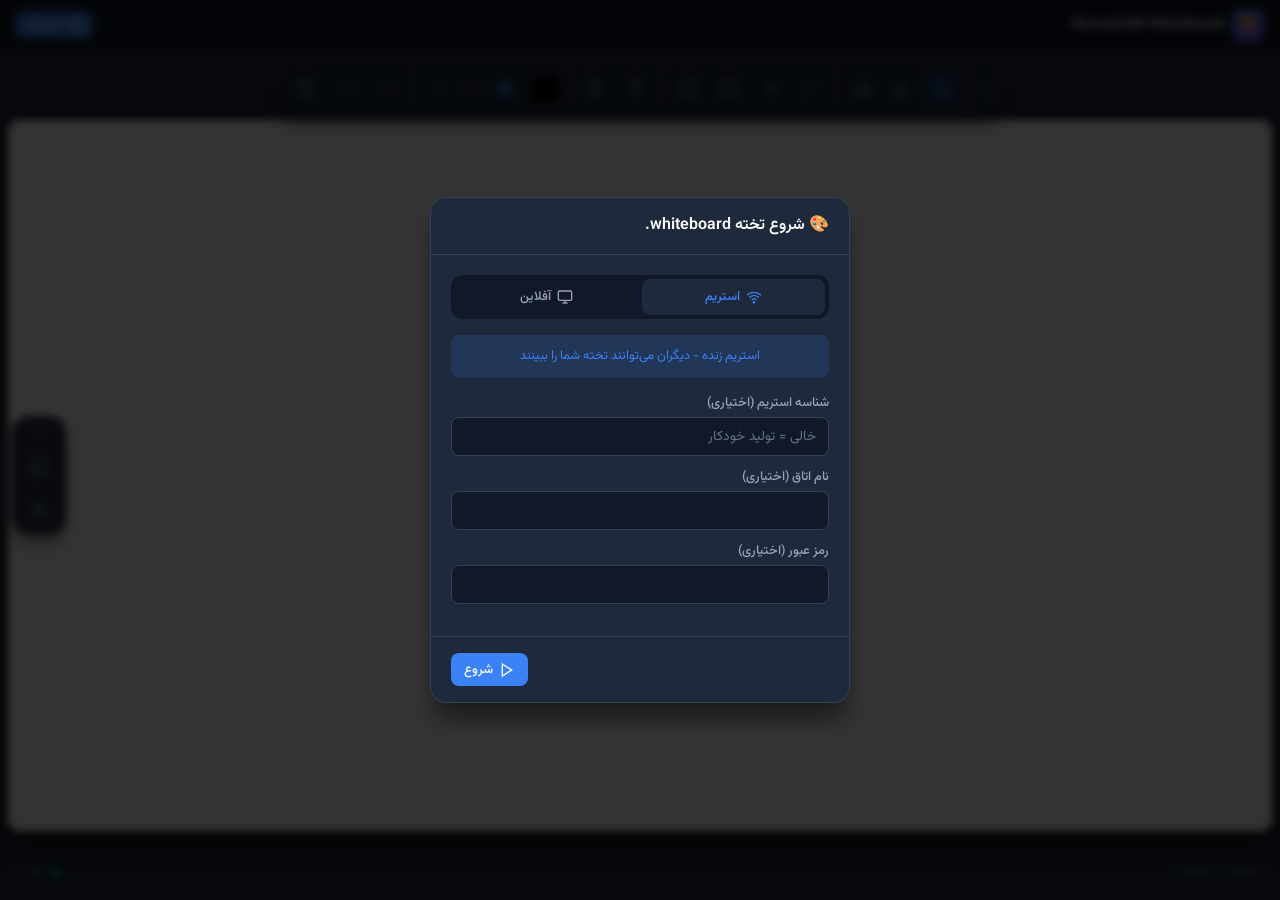
<file: whiteboard.html>
<!DOCTYPE html>
<html lang="fa" dir="rtl">
<head>
    <meta charset="UTF-8">
    <meta name="viewport" content="width=device-width, initial-scale=1.0, maximum-scale=1.0, user-scalable=no">
    <title>RemoteVM Whiteboard - تخته سفید آنلاین</title>
    <meta name="theme-color" content="#0f172a">
    
    <link rel="icon" type="image/svg+xml" href="data:image/svg+xml,<svg xmlns='http://www.w3.org/2000/svg' viewBox='0 0 100 100'><rect fill='%23fff' x='10' y='10' width='80' height='80' rx='8'/></svg>">
    <link href="https://fonts.googleapis.com/css2?family=Vazirmatn:wght@400;500;600;700&display=swap" rel="stylesheet">
    
    <style>
        :root {
            --color-bg-primary: #0a0f1a;
            --color-bg-secondary: #111827;
            --color-bg-tertiary: #1f2937;
            --color-bg-card: #1e293b;
            --color-bg-elevated: #334155;
            --color-primary: #3b82f6;
            --color-primary-hover: #2563eb;
            --color-primary-light: rgba(59, 130, 246, 0.15);
            --color-secondary: #8b5cf6;
            --color-success: #10b981;
            --color-warning: #f59e0b;
            --color-danger: #ef4444;
            --color-text-primary: #f8fafc;
            --color-text-secondary: #94a3b8;
            --color-text-tertiary: #64748b;
            --color-border: #334155;
            --shadow-lg: 0 10px 15px -3px rgba(0, 0, 0, 0.5);
            --shadow-xl: 0 20px 25px -5px rgba(0, 0, 0, 0.5);
            --radius-sm: 0.375rem;
            --radius-md: 0.5rem;
            --radius-lg: 0.75rem;
            --radius-xl: 1rem;
            --font-family: 'Vazirmatn', system-ui, sans-serif;
        }

        *, *::before, *::after { margin: 0; padding: 0; box-sizing: border-box; }
        html, body { height: 100%; overflow: hidden; }
        
        body {
            font-family: var(--font-family);
            background: var(--color-bg-primary);
            color: var(--color-text-primary);
            line-height: 1.5;
            user-select: none;
        }

        .app {
            display: flex;
            flex-direction: column;
            height: 100vh;
            overflow: hidden;
        }

        /* Header */
        .header {
            height: 50px;
            display: flex;
            align-items: center;
            justify-content: space-between;
            padding: 0 1rem;
            background: var(--color-bg-secondary);
            border-bottom: 1px solid var(--color-border);
            z-index: 100;
        }

        .brand {
            display: flex;
            align-items: center;
            gap: 0.5rem;
        }

        .brand__logo {
            width: 32px;
            height: 32px;
            background: linear-gradient(135deg, var(--color-primary), var(--color-secondary));
            border-radius: var(--radius-md);
            display: flex;
            align-items: center;
            justify-content: center;
            font-size: 1rem;
        }

        .brand__text {
            font-weight: 600;
            font-size: 0.9rem;
        }

        .header-actions {
            display: flex;
            align-items: center;
            gap: 0.5rem;
        }

        /* Canvas Area */
        .canvas-area {
            flex: 1;
            display: flex;
            position: relative;
            overflow: hidden;
            background: var(--color-bg-tertiary);
        }

        /* =============================================
           Draggable Toolbar - قابل جابجایی
           ============================================= */
        .toolbar {
            position: absolute;
            top: 0.75rem;
            left: 50%;
            transform: translateX(-50%);
            display: flex;
            align-items: center;
            gap: 0.25rem;
            padding: 0.5rem;
            padding-right: 2.5rem; /* فضا برای دستگیره */
            background: rgba(30, 41, 59, 0.95);
            backdrop-filter: blur(10px);
            border: 1px solid var(--color-border);
            border-radius: var(--radius-xl);
            box-shadow: var(--shadow-lg);
            z-index: 50;
            transition: box-shadow 0.2s ease, border-color 0.2s ease;
        }

        /* حالت در حال درگ */
        .toolbar.dragging {
            box-shadow: 0 25px 50px -12px rgba(0, 0, 0, 0.6), 0 0 0 2px var(--color-primary);
            border-color: var(--color-primary);
            cursor: grabbing;
            opacity: 0.95;
        }

        /* دستگیره درگ */
        .toolbar__drag-handle {
            position: absolute;
            left: 0;
            top: 0;
            right: 0 ;
            bottom: 0;
            width: 2rem;
            display: flex;
            align-items: center;
            justify-content: center;
            cursor: grab;
            color: var(--color-text-tertiary);
            border-left: 1px solid var(--color-border);
            border-radius: 0 var(--radius-xl) var(--radius-xl) 0;
            transition: all 0.15s ease;
        }

        .toolbar__drag-handle:hover {
            background: var(--color-bg-elevated);
            color: var(--color-text-primary);
        }

        .toolbar__drag-handle:active,
        .toolbar.dragging .toolbar__drag-handle {
            cursor: grabbing;
            background: var(--color-primary-light);
            color: var(--color-primary);
        }

        .toolbar__drag-handle svg {
            width: 16px;
            height: 16px;
        }

        /* نشانگر موقعیت */
        .toolbar__position-indicator {
            position: absolute;
            top: -24px;
            left: 50%;
            transform: translateX(-50%);
            padding: 2px 8px;
            background: var(--color-bg-elevated);
            border-radius: var(--radius-sm);
            font-size: 0.65rem;
            color: var(--color-text-tertiary);
            opacity: 0;
            transition: opacity 0.2s ease;
            pointer-events: none;
            white-space: nowrap;
        }

        .toolbar.dragging .toolbar__position-indicator {
            opacity: 1;
        }

        /* دکمه ریست موقعیت */
        .toolbar__reset-btn {
            position: absolute;
            top: -8px;
            right: -8px;
            width: 20px;
            height: 20px;
            display: flex;
            align-items: center;
            justify-content: center;
            background: var(--color-bg-elevated);
            border: 1px solid var(--color-border);
            border-radius: 50%;
            color: var(--color-text-secondary);
            cursor: pointer;
            opacity: 0;
            transform: scale(0.8);
            transition: all 0.15s ease;
            z-index: 10;
        }

        .toolbar:hover .toolbar__reset-btn.visible {
            opacity: 1;
            transform: scale(1);
        }

        .toolbar__reset-btn:hover {
            background: var(--color-primary);
            color: white;
            border-color: var(--color-primary);
        }

        .toolbar__reset-btn svg {
            width: 12px;
            height: 12px;
        }

        .toolbar__divider {
            width: 1px;
            height: 28px;
            background: var(--color-border);
            margin: 0 0.25rem;
        }

        /* Canvas */
        .canvas-container {
            flex: 1;
            display: flex;
            align-items: center;
            justify-content: center;
            padding: 0.5rem;
        }

        .canvas-wrapper {
            position: relative;
            width: 100%;
            height: 100%;
            display: flex;
            align-items: center;
            justify-content: center;
        }

        #canvas {
            background: white;
            border-radius: var(--radius-lg);
            box-shadow: var(--shadow-xl);
            cursor: crosshair;
            max-width: 100%;
            max-height: 100%;
        }

        .canvas-wrapper[data-tool="brush"] #canvas { cursor: crosshair; }
        .canvas-wrapper[data-tool="highlighter"] #canvas { cursor: crosshair; }
        .canvas-wrapper[data-tool="eraser"] #canvas { cursor: cell; }
        .canvas-wrapper[data-tool="text"] #canvas { cursor: text; }
        .canvas-wrapper[data-tool="fill"] #canvas { cursor: cell; }

        /* Tool Buttons */
        .tool-btn {
            width: 36px;
            height: 36px;
            display: flex;
            align-items: center;
            justify-content: center;
            background: transparent;
            border: none;
            border-radius: var(--radius-md);
            color: var(--color-text-secondary);
            cursor: pointer;
            transition: all 0.15s ease;
            position: relative;
        }

        .tool-btn:hover {
            background: var(--color-bg-elevated);
            color: var(--color-text-primary);
        }

        .tool-btn--active {
            background: var(--color-primary-light);
            color: var(--color-primary);
        }

        .tool-btn svg { width: 20px; height: 20px; }
        .tool-btn:disabled { opacity: 0.4; cursor: not-allowed; }

        .tool-btn::after {
            content: attr(data-tooltip);
            position: absolute;
            bottom: calc(100% + 8px);
            left: 50%;
            transform: translateX(-50%);
            padding: 0.25rem 0.5rem;
            background: var(--color-bg-elevated);
            border-radius: var(--radius-sm);
            font-size: 0.7rem;
            white-space: nowrap;
            opacity: 0;
            visibility: hidden;
            transition: all 0.15s ease;
            pointer-events: none;
            z-index: 100;
        }

        .tool-btn:hover::after {
            opacity: 1;
            visibility: visible;
        }

        /* Undo Badge */
        .tool-btn .undo-badge {
            position: absolute;
            top: -4px;
            right: -4px;
            min-width: 16px;
            height: 16px;
            padding: 0 4px;
            background: var(--color-primary);
            border-radius: 8px;
            font-size: 0.6rem;
            font-weight: 600;
            display: flex;
            align-items: center;
            justify-content: center;
            color: white;
            opacity: 0;
            transform: scale(0.8);
            transition: all 0.15s ease;
        }

        .tool-btn .undo-badge.visible {
            opacity: 1;
            transform: scale(1);
        }

        /* Color Picker */
        .color-picker {
            position: relative;
            width: 32px;
            height: 32px;
        }

        .color-picker__btn {
            width: 100%;
            height: 100%;
            border-radius: var(--radius-md);
            border: 2px solid var(--color-border);
            cursor: pointer;
            transition: all 0.15s ease;
        }

        .color-picker__btn:hover {
            border-color: var(--color-text-secondary);
            transform: scale(1.05);
        }

        .color-picker__input {
            position: absolute;
            top: 0;
            left: 0;
            width: 100%;
            height: 100%;
            opacity: 0;
            cursor: pointer;
        }

        /* Size Slider */
        .size-control {
            display: flex;
            align-items: center;
            gap: 0.5rem;
            padding: 0 0.5rem;
        }

        .size-control__slider {
            width: 60px;
            height: 4px;
            -webkit-appearance: none;
            background: var(--color-border);
            border-radius: 2px;
            cursor: pointer;
        }

        .size-control__slider::-webkit-slider-thumb {
            -webkit-appearance: none;
            width: 14px;
            height: 14px;
            background: var(--color-primary);
            border-radius: 50%;
            cursor: pointer;
        }

        .size-control__value {
            font-size: 0.7rem;
            color: var(--color-text-secondary);
            min-width: 20px;
            text-align: center;
        }

        /* =============================================
           Draggable Side Tools
           ============================================= */
        .side-tools {
            position: absolute;
            left: 0.75rem;
            top: 50%;
            transform: translateY(-50%);
            display: flex;
            flex-direction: column;
            gap: 0.25rem;
            padding: 0.5rem;
            padding-top: 2rem; /* فضا برای دستگیره */
            background: rgba(30, 41, 59, 0.95);
            backdrop-filter: blur(10px);
            border: 1px solid var(--color-border);
            border-radius: var(--radius-xl);
            box-shadow: var(--shadow-lg);
            z-index: 50;
            transition: box-shadow 0.2s ease, border-color 0.2s ease;
        }

        .side-tools.dragging {
            box-shadow: 0 25px 50px -12px rgba(0, 0, 0, 0.6), 0 0 0 2px var(--color-primary);
            border-color: var(--color-primary);
            cursor: grabbing;
            opacity: 0.95;
        }

        /* دستگیره برای side tools */
        .side-tools__drag-handle {
            position: absolute;
            top: 0;
            left: 0;
            right: 0;
            height: 1.5rem;
            display: flex;
            align-items: center;
            justify-content: center;
            cursor: grab;
            color: var(--color-text-tertiary);
            border-bottom: 1px solid var(--color-border);
            border-radius: var(--radius-xl) var(--radius-xl) 0 0;
            transition: all 0.15s ease;
        }

        .side-tools__drag-handle:hover {
            background: var(--color-bg-elevated);
            color: var(--color-text-primary);
        }

        .side-tools__drag-handle:active,
        .side-tools.dragging .side-tools__drag-handle {
            cursor: grabbing;
            background: var(--color-primary-light);
            color: var(--color-primary);
        }

        .side-tools__drag-handle svg {
            width: 16px;
            height: 16px;
            transform: rotate(90deg);
        }

        .side-tools .tool-btn::after {
            bottom: auto;
            left: calc(100% + 8px);
            transform: none;
        }

        /* Share Box */
        .share-box {
            position: absolute;
            top: 0.75rem;
            right: 0.75rem;
            display: none;
            align-items: center;
            gap: 0.5rem;
            padding: 0.5rem;
            background: rgba(30, 41, 59, 0.95);
            backdrop-filter: blur(10px);
            border: 1px solid var(--color-border);
            border-radius: var(--radius-lg);
            box-shadow: var(--shadow-lg);
            z-index: 50;
            max-width: 350px;
        }

        .share-box--visible { display: flex; }

        .share-box__input {
            flex: 1;
            padding: 0.4rem 0.6rem;
            background: var(--color-bg-secondary);
            border: 1px solid var(--color-border);
            border-radius: var(--radius-sm);
            color: var(--color-text-primary);
            font-size: 0.75rem;
            min-width: 150px;
        }

        /* Text Input */
        .text-input {
            position: fixed;
            background: white;
            border: 2px dashed var(--color-primary);
            outline: none;
            font-family: Arial, sans-serif;
            padding: 4px 8px;
            min-width: 100px;
            min-height: 30px;
            resize: none;
            z-index: 200;
            display: none;
            border-radius: var(--radius-sm);
            color: black;
        }

        /* Buttons */
        .btn {
            display: inline-flex;
            align-items: center;
            justify-content: center;
            gap: 0.4rem;
            padding: 0.4rem 0.8rem;
            font-family: inherit;
            font-size: 0.8rem;
            font-weight: 500;
            border: none;
            border-radius: var(--radius-md);
            cursor: pointer;
            transition: all 0.15s ease;
        }

        .btn--primary { background: var(--color-primary); color: white; }
        .btn--primary:hover { background: var(--color-primary-hover); }
        .btn--secondary { background: var(--color-bg-elevated); color: var(--color-text-primary); }
        .btn--secondary:hover { background: var(--color-border); }
        .btn--ghost { background: transparent; color: var(--color-text-secondary); }
        .btn--ghost:hover { background: var(--color-bg-elevated); color: var(--color-text-primary); }
        .btn--sm { padding: 0.3rem 0.6rem; font-size: 0.75rem; }
        .btn--icon { width: 32px; height: 32px; padding: 0; }
        .btn svg { width: 16px; height: 16px; }

        /* Modal */
        .modal-overlay {
            position: fixed;
            inset: 0;
            background: rgba(0, 0, 0, 0.8);
            backdrop-filter: blur(4px);
            display: flex;
            align-items: center;
            justify-content: center;
            z-index: 300;
            opacity: 0;
            visibility: hidden;
            transition: all 0.25s ease;
        }

        .modal-overlay--visible { opacity: 1; visibility: visible; }

        .modal {
            background: var(--color-bg-card);
            border-radius: var(--radius-xl);
            box-shadow: var(--shadow-xl);
            border: 1px solid var(--color-border);
            width: 90%;
            max-width: 420px;
            transform: scale(0.95);
            transition: all 0.25s ease;
        }

        .modal-overlay--visible .modal { transform: scale(1); }

        .modal__header {
            display: flex;
            align-items: center;
            justify-content: space-between;
            padding: 1rem 1.25rem;
            border-bottom: 1px solid var(--color-border);
        }

        .modal__title {
            display: flex;
            align-items: center;
            gap: 0.5rem;
            font-size: 1rem;
            font-weight: 600;
        }

        .modal__body { padding: 1.25rem; }

        .modal__footer {
            display: flex;
            justify-content: flex-end;
            gap: 0.5rem;
            padding: 1rem 1.25rem;
            border-top: 1px solid var(--color-border);
        }

        /* Mode Tabs */
        .mode-tabs {
            display: flex;
            gap: 0.25rem;
            margin-bottom: 1rem;
            padding: 0.25rem;
            background: var(--color-bg-secondary);
            border-radius: var(--radius-lg);
        }

        .mode-tab {
            flex: 1;
            display: flex;
            align-items: center;
            justify-content: center;
            gap: 0.4rem;
            padding: 0.5rem;
            background: transparent;
            border: none;
            border-radius: var(--radius-md);
            color: var(--color-text-secondary);
            font-family: inherit;
            font-size: 0.8rem;
            font-weight: 500;
            cursor: pointer;
            transition: all 0.15s ease;
        }

        .mode-tab:hover { color: var(--color-text-primary); }
        .mode-tab--active { background: var(--color-bg-card); color: var(--color-primary); }
        .mode-tab svg { width: 16px; height: 16px; }

        .mode-content { display: none; }
        .mode-content--active { display: block; }

        .mode-description {
            text-align: center;
            padding: 0.75rem;
            background: var(--color-primary-light);
            border-radius: var(--radius-md);
            color: var(--color-primary);
            font-size: 0.8rem;
            margin-bottom: 1rem;
        }

        /* Form */
        .form-group { margin-bottom: 0.75rem; }
        .form-label { display: block; margin-bottom: 0.25rem; font-size: 0.8rem; font-weight: 500; color: var(--color-text-secondary); }

        .form-input {
            width: 100%;
            padding: 0.5rem 0.75rem;
            background: var(--color-bg-secondary);
            border: 1px solid var(--color-border);
            border-radius: var(--radius-md);
            color: var(--color-text-primary);
            font-family: inherit;
            font-size: 0.85rem;
            transition: all 0.15s ease;
        }

        .form-input:focus { outline: none; border-color: var(--color-primary); }
        .form-input::placeholder { color: var(--color-text-tertiary); }

        /* Toast */
        .toast-container {
            position: fixed;
            bottom: 1rem;
            left: 50%;
            transform: translateX(-50%);
            z-index: 400;
            display: flex;
            flex-direction: column;
            gap: 0.5rem;
        }

        .toast {
            display: flex;
            align-items: center;
            gap: 0.5rem;
            padding: 0.6rem 1rem;
            background: var(--color-bg-card);
            border-radius: var(--radius-lg);
            box-shadow: var(--shadow-xl);
            border: 1px solid var(--color-border);
            transform: translateY(50px);
            opacity: 0;
            transition: all 0.25s ease;
            font-size: 0.85rem;
        }

        .toast--visible { transform: translateY(0); opacity: 1; }
        .toast--success { border-color: var(--color-success); }
        .toast--error { border-color: var(--color-danger); }

        /* Status */
        .status-indicator {
            position: absolute;
            bottom: 0.75rem;
            left: 0.75rem;
            display: flex;
            align-items: center;
            gap: 0.4rem;
            padding: 0.4rem 0.75rem;
            background: rgba(30, 41, 59, 0.9);
            border-radius: 9999px;
            font-size: 0.7rem;
            color: var(--color-text-secondary);
            z-index: 40;
        }

        .status-indicator__dot {
            width: 8px;
            height: 8px;
            border-radius: 50%;
            background: var(--color-success);
            animation: pulse 2s ease-in-out infinite;
        }

        .status-indicator__dot--offline {
            background: var(--color-warning);
            animation: none;
        }

        @keyframes pulse {
            0%, 100% { opacity: 1; }
            50% { opacity: 0.5; }
        }

        /* Undo Info */
        .undo-info {
            position: absolute;
            bottom: 0.75rem;
            right: 0.75rem;
            display: flex;
            align-items: center;
            gap: 0.5rem;
            padding: 0.4rem 0.75rem;
            background: rgba(30, 41, 59, 0.9);
            border-radius: 9999px;
            font-size: 0.7rem;
            color: var(--color-text-secondary);
            z-index: 40;
        }

        .undo-info__item {
            display: flex;
            align-items: center;
            gap: 0.25rem;
        }

        .undo-info__count {
            color: var(--color-primary);
            font-weight: 600;
        }

        /* Shortcut Hint */
        .shortcut-hint {
            position: fixed;
            top: 50%;
            left: 50%;
            transform: translate(-50%, -50%);
            padding: 1rem 1.5rem;
            background: rgba(30, 41, 59, 0.95);
            border-radius: var(--radius-lg);
            font-size: 1rem;
            color: var(--color-text-primary);
            z-index: 500;
            opacity: 0;
            visibility: hidden;
            transition: all 0.2s ease;
            display: flex;
            align-items: center;
            gap: 0.5rem;
        }

        .shortcut-hint--visible {
            opacity: 1;
            visibility: visible;
        }

        .shortcut-hint__key {
            padding: 0.25rem 0.5rem;
            background: var(--color-bg-elevated);
            border-radius: var(--radius-sm);
            font-family: monospace;
            font-size: 0.85rem;
        }

        /* Responsive */
        @media (max-width: 768px) {
            .toolbar {
                top: auto;
                bottom: 0.75rem;
                max-width: calc(100% - 1.5rem);
                overflow-x: auto;
                /* غیرفعال کردن درگ در موبایل */
                transform: translateX(-50%) !important;
                left: 50% !important;
            }
            .toolbar__drag-handle,
            .toolbar__reset-btn,
            .toolbar__position-indicator {
                display: none;
            }
            .side-tools { display: none; }
            .brand__text { display: none; }
            .undo-info { display: none; }
        }

        .toolbar::-webkit-scrollbar { display: none; }
        .toolbar { -ms-overflow-style: none; scrollbar-width: none; }
    </style>
</head>
<body>
    <div class="app">
        <header class="header">
            <div class="brand">
                <div class="brand__logo">🎨</div>
                <span class="brand__text">RemoteVM Whiteboard</span>
            </div>
            <div class="header-actions">
                <button class="btn btn--primary btn--sm" id="shareBtn">
                    <svg viewBox="0 0 24 24" fill="none" stroke="currentColor" stroke-width="2">
                        <circle cx="18" cy="5" r="3"/><circle cx="6" cy="12" r="3"/><circle cx="18" cy="19" r="3"/>
                        <line x1="8.59" y1="13.51" x2="15.42" y2="17.49"/><line x1="15.41" y1="6.51" x2="8.59" y2="10.49"/>
                    </svg>
                    اشتراک
                </button>
            </div>
        </header>

        <main class="canvas-area" id="canvasArea">
            <div class="share-box" id="shareBox">
                <input type="text" class="share-box__input" id="viewLinkInput" readonly>
                <button class="btn btn--secondary btn--sm" id="copyLinkBtn">کپی</button>
                <button class="btn btn--ghost btn--icon btn--sm" id="closeShareBox">✕</button>
            </div>

            <!-- Main Toolbar - Draggable -->
            <div class="toolbar" id="mainToolbar">
                <!-- دستگیره درگ -->
                <div class="toolbar__drag-handle" id="toolbarDragHandle" title="برای جابجایی بکشید">
                    <svg viewBox="0 0 24 24" fill="none" stroke="currentColor" stroke-width="2">
                        <circle cx="9" cy="5" r="1"/><circle cx="9" cy="12" r="1"/><circle cx="9" cy="19" r="1"/>
                        <circle cx="15" cy="5" r="1"/><circle cx="15" cy="12" r="1"/><circle cx="15" cy="19" r="1"/>
                    </svg>
                </div>
                
                <!-- نشانگر موقعیت -->
                <div class="toolbar__position-indicator" id="toolbarPositionIndicator">X: 0, Y: 0</div>
                
                <!-- دکمه ریست -->
                <button class="toolbar__reset-btn" id="toolbarResetBtn" title="بازگشت به موقعیت پیش‌فرض">
                    <svg viewBox="0 0 24 24" fill="none" stroke="currentColor" stroke-width="2">
                        <path d="M3 12a9 9 0 1 0 9-9 9.75 9.75 0 0 0-6.74 2.74L3 8"/>
                        <path d="M3 3v5h5"/>
                    </svg>
                </button>

                <button class="tool-btn tool-btn--active" data-tool="brush" data-tooltip="قلم (B)">
                    <svg viewBox="0 0 24 24" fill="none" stroke="currentColor" stroke-width="2">
                        <path d="M12 19l7-7 3 3-7 7-3-3z"/><path d="M18 13l-1.5-7.5L2 2l3.5 14.5L13 18l5-5z"/>
                    </svg>
                </button>
                <button class="tool-btn" data-tool="highlighter" data-tooltip="هایلایتر (H)">
                    <svg viewBox="0 0 24 24" fill="none" stroke="currentColor" stroke-width="2">
                        <path d="M9 11l-6 6v3h9l3-3"/><path d="M22 12l-4.6 4.6a2 2 0 0 1-2.8 0l-5.2-5.2a2 2 0 0 1 0-2.8L14 4"/>
                    </svg>
                </button>
                <button class="tool-btn" data-tool="eraser" data-tooltip="پاک‌کن (E)">
                    <svg viewBox="0 0 24 24" fill="none" stroke="currentColor" stroke-width="2">
                        <path d="M20 20H7L3 16c-.4-.4-.4-1 0-1.4l9.6-9.6c.4-.4 1-.4 1.4 0l6.6 6.6c.4.4.4 1 0 1.4L14 20"/>
                    </svg>
                </button>

                <div class="toolbar__divider"></div>

                <button class="tool-btn" data-tool="line" data-tooltip="خط (L)">
                    <svg viewBox="0 0 24 24" fill="none" stroke="currentColor" stroke-width="2">
                        <line x1="5" y1="19" x2="19" y2="5"/>
                    </svg>
                </button>
                <button class="tool-btn" data-tool="arrow" data-tooltip="فلش (A)">
                    <svg viewBox="0 0 24 24" fill="none" stroke="currentColor" stroke-width="2">
                        <line x1="5" y1="12" x2="19" y2="12"/><polyline points="12 5 19 12 12 19"/>
                    </svg>
                </button>
                <button class="tool-btn" data-tool="rectangle" data-tooltip="مستطیل (R)">
                    <svg viewBox="0 0 24 24" fill="none" stroke="currentColor" stroke-width="2">
                        <rect x="3" y="3" width="18" height="18" rx="2"/>
                    </svg>
                </button>
                <button class="tool-btn" data-tool="circle" data-tooltip="دایره (C)">
                    <svg viewBox="0 0 24 24" fill="none" stroke="currentColor" stroke-width="2">
                        <circle cx="12" cy="12" r="10"/>
                    </svg>
                </button>

                <div class="toolbar__divider"></div>

                <button class="tool-btn" data-tool="text" data-tooltip="متن (T)">
                    <svg viewBox="0 0 24 24" fill="none" stroke="currentColor" stroke-width="2">
                        <polyline points="4 7 4 4 20 4 20 7"/><line x1="9" y1="20" x2="15" y2="20"/><line x1="12" y1="4" x2="12" y2="20"/>
                    </svg>
                </button>
                <button class="tool-btn" data-tool="fill" data-tooltip="پر کردن (F)">
                    <svg viewBox="0 0 24 24" fill="none" stroke="currentColor" stroke-width="2">
                        <path d="M19 11l-8-8-8.6 8.6a2 2 0 0 0 0 2.8l5.2 5.2c.8.8 2 .8 2.8 0L19 11z"/><path d="M5 2l5 5"/>
                    </svg>
                </button>

                <div class="toolbar__divider"></div>

                <div class="color-picker">
                    <div class="color-picker__btn" id="colorBtn" style="background: #000000;"></div>
                    <input type="color" class="color-picker__input" id="colorInput" value="#000000">
                </div>

                <div class="size-control">
                    <input type="range" class="size-control__slider" id="sizeSlider" min="1" max="50" value="5">
                    <span class="size-control__value" id="sizeValue">5</span>
                </div>

                <div class="toolbar__divider"></div>

                <button class="tool-btn" id="undoBtn" data-tooltip="برگرداندن (Ctrl+Z)" disabled>
                    <svg viewBox="0 0 24 24" fill="none" stroke="currentColor" stroke-width="2">
                        <path d="M3 7v6h6"/><path d="M21 17a9 9 0 0 0-9-9 9 9 0 0 0-6 2.3L3 13"/>
                    </svg>
                    <span class="undo-badge" id="undoBadge">0</span>
                </button>
                <button class="tool-btn" id="redoBtn" data-tooltip="دوباره (Ctrl+Y)" disabled>
                    <svg viewBox="0 0 24 24" fill="none" stroke="currentColor" stroke-width="2">
                        <path d="M21 7v6h-6"/><path d="M3 17a9 9 0 0 1 9-9 9 9 0 0 1 6 2.3l3 2.7"/>
                    </svg>
                    <span class="undo-badge" id="redoBadge">0</span>
                </button>
                <button class="tool-btn" id="clearBtn" data-tooltip="پاک کردن همه">
                    <svg viewBox="0 0 24 24" fill="none" stroke="currentColor" stroke-width="2">
                        <polyline points="3 6 5 6 21 6"/><path d="M19 6v14a2 2 0 0 1-2 2H7a2 2 0 0 1-2-2V6m3 0V4a2 2 0 0 1 2-2h4a2 2 0 0 1 2 2v2"/>
                    </svg>
                </button>
            </div>

            <!-- Side Tools - Draggable -->
            <div class="side-tools" id="sideTools">
                <!-- دستگیره درگ -->
                <div class="side-tools__drag-handle" id="sideToolsDragHandle" title="برای جابجایی بکشید">
                    <svg viewBox="0 0 24 24" fill="none" stroke="currentColor" stroke-width="2">
                        <circle cx="9" cy="5" r="1"/><circle cx="9" cy="12" r="1"/><circle cx="9" cy="19" r="1"/>
                        <circle cx="15" cy="5" r="1"/><circle cx="15" cy="12" r="1"/><circle cx="15" cy="19" r="1"/>
                    </svg>
                </div>
                
                <button class="tool-btn" id="screenShareBtn" data-tooltip="اشتراک صفحه">
                    <svg viewBox="0 0 24 24" fill="none" stroke="currentColor" stroke-width="2">
                        <rect x="2" y="3" width="20" height="14" rx="2"/><line x1="8" y1="21" x2="16" y2="21"/><line x1="12" y1="17" x2="12" y2="21"/>
                    </svg>
                </button>
                <button class="tool-btn" id="downloadBtn" data-tooltip="دانلود تصویر">
                    <svg viewBox="0 0 24 24" fill="none" stroke="currentColor" stroke-width="2">
                        <path d="M21 15v4a2 2 0 0 1-2 2H5a2 2 0 0 1-2-2v-4"/><polyline points="7 10 12 15 17 10"/><line x1="12" y1="15" x2="12" y2="3"/>
                    </svg>
                </button>
            </div>

            <div class="canvas-container">
                <div class="canvas-wrapper" id="canvasWrapper" data-tool="brush">
                    <canvas id="canvas"></canvas>
                </div>
            </div>

            <div class="status-indicator" id="statusIndicator">
                <div class="status-indicator__dot" id="statusDot"></div>
                <span id="statusText">آماده</span>
            </div>

            <div class="undo-info" id="undoInfo">
                <div class="undo-info__item">
                    <span>Undo:</span>
                    <span class="undo-info__count" id="undoCount">0</span>
                </div>
                <div class="undo-info__item">
                    <span>Redo:</span>
                    <span class="undo-info__count" id="redoCount">0</span>
                </div>
            </div>
        </main>
    </div>

    <textarea class="text-input" id="textInput"></textarea>

    <div class="shortcut-hint" id="shortcutHint">
        <span class="shortcut-hint__key" id="shortcutKey"></span>
        <span id="shortcutAction"></span>
    </div>

    <div class="modal-overlay" id="startModal">
        <div class="modal">
            <div class="modal__header">
                <h2 class="modal__title">🎨 شروع تخته whiteboard.</h2>
            </div>
            <div class="modal__body">
                <div class="mode-tabs">
                    <button class="mode-tab mode-tab--active" data-mode="stream">
                        <svg viewBox="0 0 24 24" fill="none" stroke="currentColor" stroke-width="2">
                            <path d="M5 12.55a11 11 0 0 1 14.08 0"/><path d="M1.42 9a16 16 0 0 1 21.16 0"/>
                            <path d="M8.53 16.11a6 6 0 0 1 6.95 0"/><circle cx="12" cy="20" r="1"/>
                        </svg>
                        استریم
                    </button>
                    <button class="mode-tab" data-mode="offline">
                        <svg viewBox="0 0 24 24" fill="none" stroke="currentColor" stroke-width="2">
                            <rect x="2" y="3" width="20" height="14" rx="2"/><line x1="8" y1="21" x2="16" y2="21"/><line x1="12" y1="17" x2="12" y2="21"/>
                        </svg>
                        آفلاین
                    </button>
                </div>

                <div class="mode-content mode-content--active" id="streamMode">
                    <div class="mode-description">استریم زنده - دیگران می‌توانند تخته شما را ببینند</div>
                    <div class="form-group">
                        <label class="form-label">شناسه استریم (اختیاری)</label>
                        <input type="text" class="form-input" id="streamId" placeholder="خالی = تولید خودکار">
                    </div>
                    <div class="form-group">
                        <label class="form-label">نام اتاق (اختیاری)</label>
                        <input type="text" class="form-input" id="roomName">
                    </div>
                    <div class="form-group">
                        <label class="form-label">رمز عبور (اختیاری)</label>
                        <input type="password" class="form-input" id="streamPassword">
                    </div>
                </div>

                <div class="mode-content" id="offlineMode">
                    <div class="mode-description">حالت آفلاین - بدون استریم</div>
                    <p style="text-align: center; color: var(--color-text-secondary); font-size: 0.85rem;">تغییرات استریم نمی‌شود.</p>
                </div>
            </div>
            <div class="modal__footer">
                <button class="btn btn--primary" id="startBtn">
                    <svg viewBox="0 0 24 24" fill="none" stroke="currentColor" stroke-width="2" width="16" height="16">
                        <polygon points="5 3 19 12 5 21 5 3"/>
                    </svg>
                    شروع
                </button>
            </div>
        </div>
    </div>

    <div class="toast-container" id="toastContainer"></div>

    <script>
        'use strict';

        /* =============================================
           Configuration
           ============================================= */
        const CONFIG = {
            SERVER_URL: 'https://server.remotevm.ir',
            MAX_UNDO: 100,
            ASPECT_RATIO: 16 / 9,
            UNDO_DEBOUNCE: 300,
            SHORTCUT_HINT_DURATION: 800,
            TOOLBAR_STORAGE_KEY: 'wb_toolbar_pos',
            SIDE_TOOLS_STORAGE_KEY: 'wb_side_tools_pos'
        };

        /* =============================================
           Draggable Manager - مدیریت جابجایی نوار ابزار
           ============================================= */
        class DraggableManager {
            constructor(element, handle, options = {}) {
                this.element = element;
                this.handle = handle;
                this.options = {
                    storageKey: options.storageKey || null,
                    onDragStart: options.onDragStart || null,
                    onDrag: options.onDrag || null,
                    onDragEnd: options.onDragEnd || null,
                    boundary: options.boundary || null,
                    defaultPosition: options.defaultPosition || null,
                    positionIndicator: options.positionIndicator || null,
                    resetButton: options.resetButton || null
                };
                
                this.isDragging = false;
                this.startX = 0;
                this.startY = 0;
                this.initialX = 0;
                this.initialY = 0;
                this.currentX = 0;
                this.currentY = 0;
                this.hasMoved = false;
                
                this.init();
            }

            init() {
                // Load saved position
                this.loadPosition();
                
                // Bind events
                this.handle.addEventListener('mousedown', this.onMouseDown.bind(this));
                this.handle.addEventListener('touchstart', this.onTouchStart.bind(this), { passive: false });
                
                document.addEventListener('mousemove', this.onMouseMove.bind(this));
                document.addEventListener('mouseup', this.onMouseUp.bind(this));
                document.addEventListener('touchmove', this.onTouchMove.bind(this), { passive: false });
                document.addEventListener('touchend', this.onTouchEnd.bind(this));
                
                // Reset button
                if (this.options.resetButton) {
                    this.options.resetButton.addEventListener('click', () => this.resetPosition());
                    this.updateResetButtonVisibility();
                }
                
                // Window resize
                window.addEventListener('resize', () => this.constrainToBoundary());
            }

            loadPosition() {
                if (!this.options.storageKey) return;
                
                try {
                    const saved = localStorage.getItem(this.options.storageKey);
                    if (saved) {
                        const pos = JSON.parse(saved);
                        this.setPosition(pos.x, pos.y);
                        this.hasMoved = true;
                    }
                } catch (e) {
                    console.warn('Failed to load toolbar position:', e);
                }
            }

            savePosition() {
                if (!this.options.storageKey) return;
                
                try {
                    localStorage.setItem(this.options.storageKey, JSON.stringify({
                        x: this.currentX,
                        y: this.currentY
                    }));
                } catch (e) {
                    console.warn('Failed to save toolbar position:', e);
                }
            }

            setPosition(x, y) {
                this.currentX = x;
                this.currentY = y;
                
                // Remove default transform
                this.element.style.transform = 'none';
                this.element.style.left = `${x}px`;
                this.element.style.top = `${y}px`;
                
                this.constrainToBoundary();
            }

            getPosition() {
                const rect = this.element.getBoundingClientRect();
                return { x: rect.left, y: rect.top };
            }

            constrainToBoundary() {
                const boundary = this.options.boundary 
                    ? document.querySelector(this.options.boundary) 
                    : document.body;
                
                const boundaryRect = boundary.getBoundingClientRect();
                const elementRect = this.element.getBoundingClientRect();
                
                let x = this.currentX;
                let y = this.currentY;
                
                // Constrain X
                if (x < boundaryRect.left) x = boundaryRect.left;
                if (x + elementRect.width > boundaryRect.right) {
                    x = boundaryRect.right - elementRect.width;
                }
                
                // Constrain Y
                if (y < boundaryRect.top) y = boundaryRect.top;
                if (y + elementRect.height > boundaryRect.bottom) {
                    y = boundaryRect.bottom - elementRect.height;
                }
                
                if (x !== this.currentX || y !== this.currentY) {
                    this.currentX = x;
                    this.currentY = y;
                    this.element.style.left = `${x}px`;
                    this.element.style.top = `${y}px`;
                }
            }

            onMouseDown(e) {
                if (e.button !== 0) return; // Only left click
                e.preventDefault();
                this.startDrag(e.clientX, e.clientY);
            }

            onTouchStart(e) {
                if (e.touches.length !== 1) return;
                e.preventDefault();
                const touch = e.touches[0];
                this.startDrag(touch.clientX, touch.clientY);
            }

            startDrag(clientX, clientY) {
                this.isDragging = true;
                
                // Get current position
                const rect = this.element.getBoundingClientRect();
                this.initialX = rect.left;
                this.initialY = rect.top;
                this.currentX = rect.left;
                this.currentY = rect.top;
                
                // Remove transform and set position
                this.element.style.transform = 'none';
                this.element.style.left = `${this.currentX}px`;
                this.element.style.top = `${this.currentY}px`;
                
                this.startX = clientX;
                this.startY = clientY;
                
                this.element.classList.add('dragging');
                
                if (this.options.onDragStart) {
                    this.options.onDragStart({ x: this.currentX, y: this.currentY });
                }
            }

            onMouseMove(e) {
                if (!this.isDragging) return;
                e.preventDefault();
                this.drag(e.clientX, e.clientY);
            }

            onTouchMove(e) {
                if (!this.isDragging) return;
                if (e.touches.length !== 1) return;
                e.preventDefault();
                const touch = e.touches[0];
                this.drag(touch.clientX, touch.clientY);
            }

            drag(clientX, clientY) {
                const deltaX = clientX - this.startX;
                const deltaY = clientY - this.startY;
                
                this.currentX = this.initialX + deltaX;
                this.currentY = this.initialY + deltaY;
                
                this.constrainToBoundary();
                
                this.element.style.left = `${this.currentX}px`;
                this.element.style.top = `${this.currentY}px`;
                
                // Update position indicator
                if (this.options.positionIndicator) {
                    this.options.positionIndicator.textContent = `X: ${Math.round(this.currentX)}, Y: ${Math.round(this.currentY)}`;
                }
                
                if (this.options.onDrag) {
                    this.options.onDrag({ x: this.currentX, y: this.currentY });
                }
            }

            onMouseUp() {
                if (!this.isDragging) return;
                this.endDrag();
            }

            onTouchEnd() {
                if (!this.isDragging) return;
                this.endDrag();
            }

            endDrag() {
                this.isDragging = false;
                this.element.classList.remove('dragging');
                
                // Check if actually moved
                const moved = Math.abs(this.currentX - this.initialX) > 5 || 
                             Math.abs(this.currentY - this.initialY) > 5;
                
                if (moved) {
                    this.hasMoved = true;
                    this.savePosition();
                    this.updateResetButtonVisibility();
                }
                
                if (this.options.onDragEnd) {
                    this.options.onDragEnd({ x: this.currentX, y: this.currentY, moved });
                }
            }

            resetPosition() {
                this.hasMoved = false;
                this.currentX = 0;
                this.currentY = 0;
                
                // Reset to default CSS
                this.element.style.transform = '';
                this.element.style.left = '';
                this.element.style.top = '';
                
                // Clear storage
                if (this.options.storageKey) {
                    localStorage.removeItem(this.options.storageKey);
                }
                
                this.updateResetButtonVisibility();
                
                showToast('موقعیت نوار ابزار بازنشانی شد');
            }

            updateResetButtonVisibility() {
                if (this.options.resetButton) {
                    this.options.resetButton.classList.toggle('visible', this.hasMoved);
                }
            }
        }

        /* =============================================
           History Manager
           ============================================= */
        class HistoryManager {
            constructor(canvas, maxSteps = 100) {
                this.canvas = canvas;
                this.ctx = canvas.getContext('2d');
                this.maxSteps = maxSteps;
                this.undoStack = [];
                this.redoStack = [];
                this.lastSaveTime = 0;
                this.pendingSave = null;
                this.isDrawing = false;
                this.onUpdate = null;
            }

            saveState(force = false) {
                const now = Date.now();
                
                if (this.isDrawing && !force) {
                    this.pendingSave = true;
                    return;
                }

                if (!force && now - this.lastSaveTime < CONFIG.UNDO_DEBOUNCE) {
                    if (this.pendingSave === null) {
                        this.pendingSave = setTimeout(() => {
                            this.pendingSave = null;
                            this.saveState(true);
                        }, CONFIG.UNDO_DEBOUNCE);
                    }
                    return;
                }

                if (this.pendingSave && typeof this.pendingSave === 'number') {
                    clearTimeout(this.pendingSave);
                }
                this.pendingSave = null;

                const imageData = this.ctx.getImageData(0, 0, this.canvas.width, this.canvas.height);
                
                if (this.undoStack.length > 0) {
                    const lastState = this.undoStack[this.undoStack.length - 1];
                    if (this.compareImageData(imageData, lastState)) {
                        return;
                    }
                }

                this.undoStack.push(imageData);
                
                if (this.undoStack.length > this.maxSteps) {
                    this.undoStack.shift();
                }

                this.redoStack = [];
                this.lastSaveTime = now;
                this.notifyUpdate();
            }

            compareImageData(a, b) {
                if (a.width !== b.width || a.height !== b.height) return false;
                const sampleSize = 1000;
                const step = Math.floor(a.data.length / sampleSize);
                for (let i = 0; i < a.data.length; i += step) {
                    if (a.data[i] !== b.data[i]) return false;
                }
                return true;
            }

            startDrawing() {
                this.isDrawing = true;
                this.saveState(true);
            }

            stopDrawing() {
                this.isDrawing = false;
                if (this.pendingSave === true) {
                    this.pendingSave = null;
                    this.saveState(true);
                }
            }

            undo() {
                if (this.undoStack.length === 0) return false;
                const currentState = this.ctx.getImageData(0, 0, this.canvas.width, this.canvas.height);
                this.redoStack.push(currentState);
                const previousState = this.undoStack.pop();
                this.ctx.putImageData(previousState, 0, 0);
                this.notifyUpdate();
                return true;
            }

            redo() {
                if (this.redoStack.length === 0) return false;
                const currentState = this.ctx.getImageData(0, 0, this.canvas.width, this.canvas.height);
                this.undoStack.push(currentState);
                const nextState = this.redoStack.pop();
                this.ctx.putImageData(nextState, 0, 0);
                this.notifyUpdate();
                return true;
            }

            clear() {
                this.undoStack = [];
                this.redoStack = [];
                this.notifyUpdate();
            }

            get undoCount() { return this.undoStack.length; }
            get redoCount() { return this.redoStack.length; }
            get canUndo() { return this.undoStack.length > 0; }
            get canRedo() { return this.redoStack.length > 0; }

            notifyUpdate() {
                if (this.onUpdate) {
                    this.onUpdate({
                        canUndo: this.canUndo,
                        canRedo: this.canRedo,
                        undoCount: this.undoCount,
                        redoCount: this.redoCount
                    });
                }
            }
        }

        /* =============================================
           State
           ============================================= */
        const State = {
            tool: 'brush',
            color: '#000000',
            size: 5,
            isDrawing: false,
            lastPoint: null,
            isStreaming: false,
            streamConfig: null,
            savedState: null,
            shapeStart: null,
            textPos: { x: 0, y: 0 },
            screenShare: null,
            screenImage: null
        };

        /* =============================================
           DOM
           ============================================= */
        const $ = (s) => document.querySelector(s);
        const $$ = (s) => document.querySelectorAll(s);

        const canvas = $('#canvas');
        const ctx = canvas.getContext('2d', { willReadFrequently: true });
        const canvasWrapper = $('#canvasWrapper');
        const textInput = $('#textInput');

        let history;
        let mainToolbarDrag;
        let sideToolsDrag;

        /* =============================================
           Canvas Setup
           ============================================= */
        function resizeCanvas() {
            const container = $('.canvas-container');
            const maxW = container.clientWidth - 16;
            const maxH = container.clientHeight - 16;
            
            let w = maxW;
            let h = w / CONFIG.ASPECT_RATIO;
            
            if (h > maxH) {
                h = maxH;
                w = h * CONFIG.ASPECT_RATIO;
            }
            
            const scale = Math.max(1, window.devicePixelRatio || 1);
            const internalW = Math.min(1920, w * scale);
            const internalH = internalW / CONFIG.ASPECT_RATIO;
            
            canvas.width = internalW;
            canvas.height = internalH;
            canvas.style.width = `${w}px`;
            canvas.style.height = `${h}px`;
            
            clearCanvas();
        }

        function clearCanvas() {
            ctx.fillStyle = '#ffffff';
            ctx.fillRect(0, 0, canvas.width, canvas.height);
            if (State.screenImage) {
                ctx.drawImage(State.screenImage, 0, 0, canvas.width, canvas.height);
            }
        }

        /* =============================================
           UI Updates
           ============================================= */
        function updateUndoRedoUI(info) {
            $('#undoBtn').disabled = !info.canUndo;
            $('#redoBtn').disabled = !info.canRedo;
            $('#undoBadge').textContent = info.undoCount;
            $('#redoBadge').textContent = info.redoCount;
            $('#undoBadge').classList.toggle('visible', info.undoCount > 0);
            $('#redoBadge').classList.toggle('visible', info.redoCount > 0);
            $('#undoCount').textContent = info.undoCount;
            $('#redoCount').textContent = info.redoCount;
        }

        function showShortcutHint(key, action) {
            const hint = $('#shortcutHint');
            $('#shortcutKey').textContent = key;
            $('#shortcutAction').textContent = action;
            hint.classList.add('shortcut-hint--visible');
            clearTimeout(hint.hideTimeout);
            hint.hideTimeout = setTimeout(() => {
                hint.classList.remove('shortcut-hint--visible');
            }, CONFIG.SHORTCUT_HINT_DURATION);
        }

        /* =============================================
           Drawing Functions
           ============================================= */
        function getPoint(e) {
            const rect = canvas.getBoundingClientRect();
            const x = e.touches ? e.touches[0].clientX : e.clientX;
            const y = e.touches ? e.touches[0].clientY : e.clientY;
            return {
                x: (x - rect.left) * (canvas.width / rect.width),
                y: (y - rect.top) * (canvas.height / rect.height)
            };
        }

        function startDraw(e) {
            const p = getPoint(e);
            
            if (State.tool === 'text') {
                commitText();
                const rect = canvas.getBoundingClientRect();
                const cx = e.touches ? e.touches[0].clientX : e.clientX;
                const cy = e.touches ? e.touches[0].clientY : e.clientY;
                State.savedState = ctx.getImageData(0, 0, canvas.width, canvas.height);
                State.textPos = p;
                textInput.style.display = 'block';
                textInput.style.left = `${cx}px`;
                textInput.style.top = `${cy}px`;
                textInput.style.color = State.color;
                textInput.style.fontSize = `${State.size * 2}px`;
                textInput.value = '';
                textInput.focus();
                return;
            }
            
            if (State.tool === 'fill') {
                history.saveState(true);
                floodFill(Math.floor(p.x), Math.floor(p.y), State.color);
                history.saveState(true);
                return;
            }
            
            if (['line', 'arrow', 'rectangle', 'circle'].includes(State.tool)) {
                State.savedState = ctx.getImageData(0, 0, canvas.width, canvas.height);
                State.shapeStart = p;
            }
            
            history.startDrawing();
            State.isDrawing = true;
            State.lastPoint = p;
            draw(p, p);
        }

        function continueDraw(e) {
            if (!State.isDrawing) return;
            const p = getPoint(e);
            
            if (['line', 'arrow', 'rectangle', 'circle'].includes(State.tool)) {
                ctx.putImageData(State.savedState, 0, 0);
                drawShape(State.shapeStart, p);
            } else {
                draw(State.lastPoint, p);
                State.lastPoint = p;
            }
        }

        function stopDraw() {
            if (!State.isDrawing) return;
            State.isDrawing = false;
            history.stopDrawing();
        }

        function draw(from, to) {
            ctx.beginPath();
            ctx.moveTo(from.x, from.y);
            ctx.lineTo(to.x, to.y);
            ctx.lineCap = 'round';
            ctx.lineJoin = 'round';
            ctx.lineWidth = State.size;
            
            if (State.tool === 'eraser') {
                ctx.strokeStyle = '#ffffff';
            } else if (State.tool === 'highlighter') {
                ctx.strokeStyle = State.color;
                ctx.globalAlpha = 0.3;
                ctx.lineWidth = State.size * 3;
            } else {
                ctx.strokeStyle = State.color;
            }
            
            ctx.stroke();
            ctx.globalAlpha = 1;
        }

        function drawShape(start, end) {
            ctx.beginPath();
            ctx.strokeStyle = State.color;
            ctx.lineWidth = State.size;
            ctx.lineCap = 'round';
            
            switch (State.tool) {
                case 'line':
                    ctx.moveTo(start.x, start.y);
                    ctx.lineTo(end.x, end.y);
                    break;
                case 'arrow':
                    const angle = Math.atan2(end.y - start.y, end.x - start.x);
                    const headLen = 20;
                    ctx.moveTo(start.x, start.y);
                    ctx.lineTo(end.x, end.y);
                    ctx.moveTo(end.x, end.y);
                    ctx.lineTo(end.x - headLen * Math.cos(angle - Math.PI / 6), end.y - headLen * Math.sin(angle - Math.PI / 6));
                    ctx.moveTo(end.x, end.y);
                    ctx.lineTo(end.x - headLen * Math.cos(angle + Math.PI / 6), end.y - headLen * Math.sin(angle + Math.PI / 6));
                    break;
                case 'rectangle':
                    ctx.strokeRect(start.x, start.y, end.x - start.x, end.y - start.y);
                    return;
                case 'circle':
                    const rx = Math.abs(end.x - start.x) / 2;
                    const ry = Math.abs(end.y - start.y) / 2;
                    const cx = start.x + (end.x - start.x) / 2;
                    const cy = start.y + (end.y - start.y) / 2;
                    ctx.ellipse(cx, cy, rx, ry, 0, 0, Math.PI * 2);
                    break;
            }
            ctx.stroke();
        }

        function floodFill(startX, startY, fillColor) {
            const imageData = ctx.getImageData(0, 0, canvas.width, canvas.height);
            const pixels = imageData.data;
            const w = canvas.width;
            const h = canvas.height;
            
            const startPos = (startY * w + startX) * 4;
            const startR = pixels[startPos];
            const startG = pixels[startPos + 1];
            const startB = pixels[startPos + 2];
            
            const hex = fillColor.replace('#', '');
            const fillR = parseInt(hex.substr(0, 2), 16);
            const fillG = parseInt(hex.substr(2, 2), 16);
            const fillB = parseInt(hex.substr(4, 2), 16);
            
            if (startR === fillR && startG === fillG && startB === fillB) return;
            
            const stack = [[startX, startY]];
            const visited = new Set();
            
            while (stack.length) {
                const [x, y] = stack.pop();
                const key = `${x},${y}`;
                if (visited.has(key) || x < 0 || x >= w || y < 0 || y >= h) continue;
                
                const pos = (y * w + x) * 4;
                if (pixels[pos] !== startR || pixels[pos + 1] !== startG || pixels[pos + 2] !== startB) continue;
                
                visited.add(key);
                pixels[pos] = fillR;
                pixels[pos + 1] = fillG;
                pixels[pos + 2] = fillB;
                pixels[pos + 3] = 255;
                
                stack.push([x + 1, y], [x - 1, y], [x, y + 1], [x, y - 1]);
            }
            
            ctx.putImageData(imageData, 0, 0);
        }

        /* =============================================
           Text Tool
           ============================================= */
        function commitText() {
            if (textInput.value && State.savedState) {
                ctx.putImageData(State.savedState, 0, 0);
                const scale = canvas.width / canvas.getBoundingClientRect().width;
                const fontSize = Math.floor(State.size * 2 * scale);
                ctx.font = `${fontSize}px Vazirmatn, Arial, sans-serif`;
                ctx.fillStyle = State.color;
                ctx.textBaseline = 'top';
                ctx.fillText(textInput.value, State.textPos.x, State.textPos.y);
                history.saveState(true);
                State.savedState = null;
            }
            textInput.value = '';
            textInput.style.display = 'none';
        }

        function updateTextPreview() {
            if (!State.savedState) return;
            ctx.putImageData(State.savedState, 0, 0);
            if (textInput.value) {
                const scale = canvas.width / canvas.getBoundingClientRect().width;
                const fontSize = Math.floor(State.size * 2 * scale);
                ctx.font = `${fontSize}px Vazirmatn, Arial, sans-serif`;
                ctx.fillStyle = State.color;
                ctx.textBaseline = 'top';
                ctx.fillText(textInput.value, State.textPos.x, State.textPos.y);
            }
        }

        /* =============================================
           Screen Share
           ============================================= */
        async function toggleScreenShare() {
            if (State.screenShare) {
                State.screenShare.getTracks().forEach(t => t.stop());
                State.screenShare = null;
                State.screenImage = null;
                resizeCanvas();
                $('#screenShareBtn').classList.remove('tool-btn--active');
                showToast('اشتراک صفحه متوقف شد');
                return;
            }
            
            try {
                State.screenShare = await navigator.mediaDevices.getDisplayMedia({ video: true });
                const video = document.createElement('video');
                video.srcObject = State.screenShare;
                video.play();
                
                video.onloadeddata = () => {
                    State.screenImage = video;
                    clearCanvas();
                };
                
                State.screenShare.getVideoTracks()[0].onended = () => {
                    State.screenShare = null;
                    State.screenImage = null;
                    resizeCanvas();
                    $('#screenShareBtn').classList.remove('tool-btn--active');
                };
                
                $('#screenShareBtn').classList.add('tool-btn--active');
                showToast('اشتراک صفحه شروع شد');
            } catch (e) {
                showToast('خطا در اشتراک صفحه', 'error');
            }
        }

        /* =============================================
           Streaming
           ============================================= */
        let streamIframe = null;
        let frameInterval = null;

        function startStream(config) {
            State.streamConfig = config;
            
            if (config.mode === 'offline') {
                State.isStreaming = false;
                updateStatus('آفلاین', false);
                return;
            }
            
            const url = new URL('./index.html', window.location.href);
            if (config.room) url.searchParams.set('room', config.room);
            if (config.push) url.searchParams.set('push', config.push);
            if (config.password) url.searchParams.set('password', config.password);
            url.searchParams.set('framegrab', '');
            url.searchParams.set('view', '');
            
            streamIframe = document.createElement('iframe');
            streamIframe.style.cssText = 'width:0;height:0;position:absolute;visibility:hidden;';
            streamIframe.src = url.toString();
            streamIframe.allow = 'camera;microphone;display-capture;fullscreen;autoplay;';
            
            streamIframe.onload = () => {
                setTimeout(() => {
                    if (typeof MediaStreamTrackProcessor === 'function') {
                        streamWithProcessor();
                    } else {
                        streamWithDataUrl();
                    }
                }, 100);
            };
            
            document.body.appendChild(streamIframe);
            
            const viewUrl = new URL('./', window.location.href);
            if (config.push) viewUrl.searchParams.set('view', config.push);
            if (config.room) viewUrl.searchParams.set('room', config.room);
            if (config.push && config.room) viewUrl.searchParams.set('solo', '');
            if (config.password) viewUrl.searchParams.set('password', config.password);
            viewUrl.searchParams.set('sharperscreen', '');
            
            $('#viewLinkInput').value = viewUrl.toString();
            $('#shareBox').classList.add('share-box--visible');
            
            State.isStreaming = true;
            updateStatus('در حال استریم', true);
            
            localStorage.setItem('wb_push', config.push || '');
            localStorage.setItem('wb_room', config.room || '');
        }

        async function streamWithProcessor() {
            const stream = canvas.captureStream(30);
            const track = stream.getVideoTracks()[0];
            track.contentHint = 'detail';
            
            const processor = new MediaStreamTrackProcessor(track);
            const reader = processor.readable.getReader();
            
            while (true) {
                const { done, value } = await reader.read();
                if (done) break;
                try {
                    if (streamIframe?.contentWindow) {
                        streamIframe.contentWindow.postMessage({ type: 'canvas-frame', frame: value }, '*');
                    }
                } finally {
                    value.close();
                }
            }
        }

        function streamWithDataUrl() {
            frameInterval = setInterval(() => {
                if (streamIframe?.contentWindow) {
                    const data = canvas.toDataURL('image/webp', 0.8);
                    streamIframe.contentWindow.postMessage({ type: 'canvas-frame', frame: data }, '*');
                }
            }, 100);
        }

        function updateStatus(text, streaming) {
            $('#statusText').textContent = text;
            $('#statusDot').className = streaming ? 'status-indicator__dot' : 'status-indicator__dot status-indicator__dot--offline';
        }

        /* =============================================
        /* =============================================
           Tools & UI
           ============================================= */
        function setTool(tool) {
            State.tool = tool;
            $$('.tool-btn[data-tool]').forEach(b => b.classList.toggle('tool-btn--active', b.dataset.tool === tool));
            canvasWrapper.dataset.tool = tool;
            if (tool !== 'text') commitText();
        }

        function setColor(color) {
            State.color = color;
            $('#colorBtn').style.background = color;
            $('#colorInput').value = color;
        }

        function setSize(size) {
            State.size = parseInt(size);
            $('#sizeSlider').value = size;
            $('#sizeValue').textContent = size;
        }

        function download() {
            const link = document.createElement('a');
            link.download = `whiteboard-${Date.now()}.png`;
            link.href = canvas.toDataURL('image/png');
            link.click();
            showToast('تصویر دانلود شد');
        }

        /* =============================================
           Modal
           ============================================= */
        function showModal() {
            $('#startModal').classList.add('modal-overlay--visible');
            $('#streamId').value = localStorage.getItem('wb_push') || '';
            $('#roomName').value = localStorage.getItem('wb_room') || '';
        }

        function hideModal() {
            $('#startModal').classList.remove('modal-overlay--visible');
        }

        function setMode(mode) {
            $$('.mode-tab').forEach(t => t.classList.toggle('mode-tab--active', t.dataset.mode === mode));
            $$('.mode-content').forEach(c => c.classList.toggle('mode-content--active', c.id === `${mode}Mode`));
        }

        function generateId(len = 8) {
            const chars = 'ABCDEFGHIJKLMNOPQRSTUVWXYZabcdefghijklmnopqrstuvwxyz0123456789';
            return Array.from({ length: len }, () => chars[Math.floor(Math.random() * chars.length)]).join('');
        }

        function handleStart() {
            const mode = $('.mode-tab--active').dataset.mode;
            
            if (mode === 'offline') {
                startStream({ mode: 'offline' });
                hideModal();
                return;
            }
            
            const push = $('#streamId').value.trim() || generateId();
            const room = $('#roomName').value.trim();
            const password = $('#streamPassword').value.trim();
            
            startStream({ mode: 'stream', push, room, password });
            hideModal();
        }

        /* =============================================
           Toast
           ============================================= */
        function showToast(msg, type = 'success') {
            const toast = document.createElement('div');
            toast.className = `toast toast--${type}`;
            toast.textContent = msg;
            $('#toastContainer').appendChild(toast);
            
            requestAnimationFrame(() => toast.classList.add('toast--visible'));
            
            setTimeout(() => {
                toast.classList.remove('toast--visible');
                setTimeout(() => toast.remove(), 250);
            }, 3000);
        }

        /* =============================================
           Copy Link
           ============================================= */
        async function copyLink() {
            const text = $('#viewLinkInput').value;
            try {
                await navigator.clipboard.writeText(text);
                showToast('لینک کپی شد');
            } catch {
                const ta = document.createElement('textarea');
                ta.value = text;
                document.body.appendChild(ta);
                ta.select();
                document.execCommand('copy');
                ta.remove();
                showToast('لینک کپی شد');
            }
        }

        /* =============================================
           Keyboard Shortcuts
           ============================================= */
        function handleKeyboard(e) {
            if (e.target.tagName === 'INPUT' || e.target.tagName === 'TEXTAREA') {
                if (e.key === 'Escape') {
                    e.target.blur();
                }
                return;
            }

            const ctrl = e.ctrlKey || e.metaKey;
            const shift = e.shiftKey;
            const key = e.key.toLowerCase();

            // Ctrl+Z - Undo
            if (ctrl && key === 'z' && !shift) {
                e.preventDefault();
                if (history.undo()) {
                    showShortcutHint('Ctrl+Z', 'برگرداندن');
                }
                return;
            }

            // Ctrl+Y or Ctrl+Shift+Z - Redo
            if (ctrl && (key === 'y' || (key === 'z' && shift))) {
                e.preventDefault();
                if (history.redo()) {
                    showShortcutHint(key === 'y' ? 'Ctrl+Y' : 'Ctrl+Shift+Z', 'دوباره');
                }
                return;
            }

            // Ctrl+S - Save/Download
            if (ctrl && key === 's') {
                e.preventDefault();
                download();
                showShortcutHint('Ctrl+S', 'دانلود');
                return;
            }

            // Tool shortcuts
            if (!ctrl && !shift && !e.altKey) {
                const toolShortcuts = {
                    'b': 'brush',
                    'h': 'highlighter',
                    'e': 'eraser',
                    'l': 'line',
                    'a': 'arrow',
                    'r': 'rectangle',
                    'c': 'circle',
                    't': 'text',
                    'f': 'fill'
                };

                if (toolShortcuts[key]) {
                    setTool(toolShortcuts[key]);
                    showShortcutHint(key.toUpperCase(), toolShortcuts[key]);
                    return;
                }

                // Size shortcuts
                if (key === '[') {
                    setSize(Math.max(1, State.size - 2));
                    showShortcutHint('[', 'کوچک‌تر');
                    return;
                }
                if (key === ']') {
                    setSize(Math.min(50, State.size + 2));
                    showShortcutHint(']', 'بزرگ‌تر');
                    return;
                }
            }

            // Escape
            if (e.key === 'Escape') {
                commitText();
                stopDraw();
                return;
            }

            // Delete - Clear
            if (e.key === 'Delete') {
                if (confirm('پاک شود؟')) {
                    history.saveState(true);
                    clearCanvas();
                    history.saveState(true);
                    showToast('تخته پاک شد');
                }
            }
        }

        /* =============================================
           Event Bindings
           ============================================= */
        function bindEvents() {
            // Canvas events
            canvas.addEventListener('mousedown', startDraw);
            canvas.addEventListener('mousemove', continueDraw);
            canvas.addEventListener('mouseup', stopDraw);
            canvas.addEventListener('mouseleave', stopDraw);
            
            canvas.addEventListener('touchstart', (e) => { e.preventDefault(); startDraw(e); }, { passive: false });
            canvas.addEventListener('touchmove', (e) => { e.preventDefault(); continueDraw(e); }, { passive: false });
            canvas.addEventListener('touchend', stopDraw);
            canvas.addEventListener('touchcancel', stopDraw);
            
            canvas.addEventListener('contextmenu', (e) => e.preventDefault());
            
            // Text input
            textInput.addEventListener('input', updateTextPreview);
            textInput.addEventListener('keydown', (e) => {
                e.stopPropagation();
                if (e.key === 'Enter' && !e.shiftKey) { e.preventDefault(); commitText(); }
                if (e.key === 'Escape') { textInput.value = ''; textInput.style.display = 'none'; State.savedState = null; }
            });
            
            document.addEventListener('mousedown', (e) => {
                if (e.target !== textInput && e.target !== canvas && textInput.style.display === 'block') {
                    commitText();
                }
            });
            
            // Tool buttons
            $$('.tool-btn[data-tool]').forEach(btn => {
                btn.addEventListener('click', () => setTool(btn.dataset.tool));
            });
            
            // Color & Size
            $('#colorInput').addEventListener('input', (e) => setColor(e.target.value));
            $('#colorBtn').addEventListener('click', () => $('#colorInput').click());
            $('#sizeSlider').addEventListener('input', (e) => setSize(e.target.value));
            
            // Undo/Redo/Clear buttons
            $('#undoBtn').addEventListener('click', () => {
                if (history.undo()) {
                    showShortcutHint('Ctrl+Z', 'برگرداندن');
                }
            });
            
            $('#redoBtn').addEventListener('click', () => {
                if (history.redo()) {
                    showShortcutHint('Ctrl+Y', 'دوباره');
                }
            });
            
            $('#clearBtn').addEventListener('click', () => {
                if (confirm('پاک شود؟')) {
                    history.saveState(true);
                    clearCanvas();
                    history.saveState(true);
                    showToast('تخته پاک شد');
                }
            });
            
            // Side tools
            $('#screenShareBtn').addEventListener('click', toggleScreenShare);
            $('#downloadBtn').addEventListener('click', download);
            
            // Share
            $('#shareBtn').addEventListener('click', () => {
                if (State.isStreaming) {
                    $('#shareBox').classList.toggle('share-box--visible');
                } else {
                    showModal();
                }
            });
            
            $('#copyLinkBtn').addEventListener('click', copyLink);
            $('#closeShareBox').addEventListener('click', () => $('#shareBox').classList.remove('share-box--visible'));
            
            // Modal
            $$('.mode-tab').forEach(tab => {
                tab.addEventListener('click', () => setMode(tab.dataset.mode));
            });
            
            $('#startBtn').addEventListener('click', handleStart);
            $('#startModal').addEventListener('click', (e) => {
                if (e.target === $('#startModal')) hideModal();
            });
            
            // Keyboard
            document.addEventListener('keydown', handleKeyboard);
            
            // Resize
            window.addEventListener('resize', () => {
                clearTimeout(window.resizeTimer);
                window.resizeTimer = setTimeout(resizeCanvas, 100);
            });
            
            // Cleanup
            window.addEventListener('unload', () => {
                if (frameInterval) clearInterval(frameInterval);
                if (streamIframe) streamIframe.remove();
                if (State.screenShare) State.screenShare.getTracks().forEach(t => t.stop());
            });
        }

        /* =============================================
           Initialize Draggable Toolbars
           ============================================= */
        function initDraggableToolbars() {
            // Main Toolbar
            mainToolbarDrag = new DraggableManager(
                $('#mainToolbar'),
                $('#toolbarDragHandle'),
                {
                    storageKey: CONFIG.TOOLBAR_STORAGE_KEY,
                    boundary: '#canvasArea',
                    positionIndicator: $('#toolbarPositionIndicator'),
                    resetButton: $('#toolbarResetBtn'),
                    onDragStart: () => {
                        // جلوگیری از انتخاب متن هنگام درگ
                        document.body.style.userSelect = 'none';
                    },
                    onDragEnd: (info) => {
                        document.body.style.userSelect = '';
                        if (info.moved) {
                            showToast('موقعیت ذخیره شد', 'success');
                        }
                    }
                }
            );

            // Side Tools
            sideToolsDrag = new DraggableManager(
                $('#sideTools'),
                $('#sideToolsDragHandle'),
                {
                    storageKey: CONFIG.SIDE_TOOLS_STORAGE_KEY,
                    boundary: '#canvasArea',
                    onDragStart: () => {
                        document.body.style.userSelect = 'none';
                    },
                    onDragEnd: () => {
                        document.body.style.userSelect = '';
                    }
                }
            );
        }

        /* =============================================
           Initialization
           ============================================= */
        function init() {
            console.log('🎨 RemoteVM Whiteboard - با قابلیت جابجایی نوار ابزار');
            
            resizeCanvas();
            
            // Initialize History Manager
            history = new HistoryManager(canvas, CONFIG.MAX_UNDO);
            history.onUpdate = updateUndoRedoUI;
            
            updateUndoRedoUI({
                canUndo: false,
                canRedo: false,
                undoCount: 0,
                redoCount: 0
            });
            
            // Initialize Draggable Toolbars
            initDraggableToolbars();
            
            bindEvents();
            
            // Check URL params
            const params = new URLSearchParams(window.location.search);
            const room = params.get('room') || params.get('r');
            const push = params.get('push') || params.get('id');
            const password = params.get('password') || params.get('p');
            
            if (room || push) {
                startStream({ mode: 'stream', push: push || generateId(), room, password });
            } else {
                showModal();
            }
            
            console.log('✅ نوار ابزار قابل جابجایی فعال شد - از دستگیره سمت راست استفاده کنید');
        }

        document.addEventListener('DOMContentLoaded', init);
    </script>
</body>
</html>
</file>
